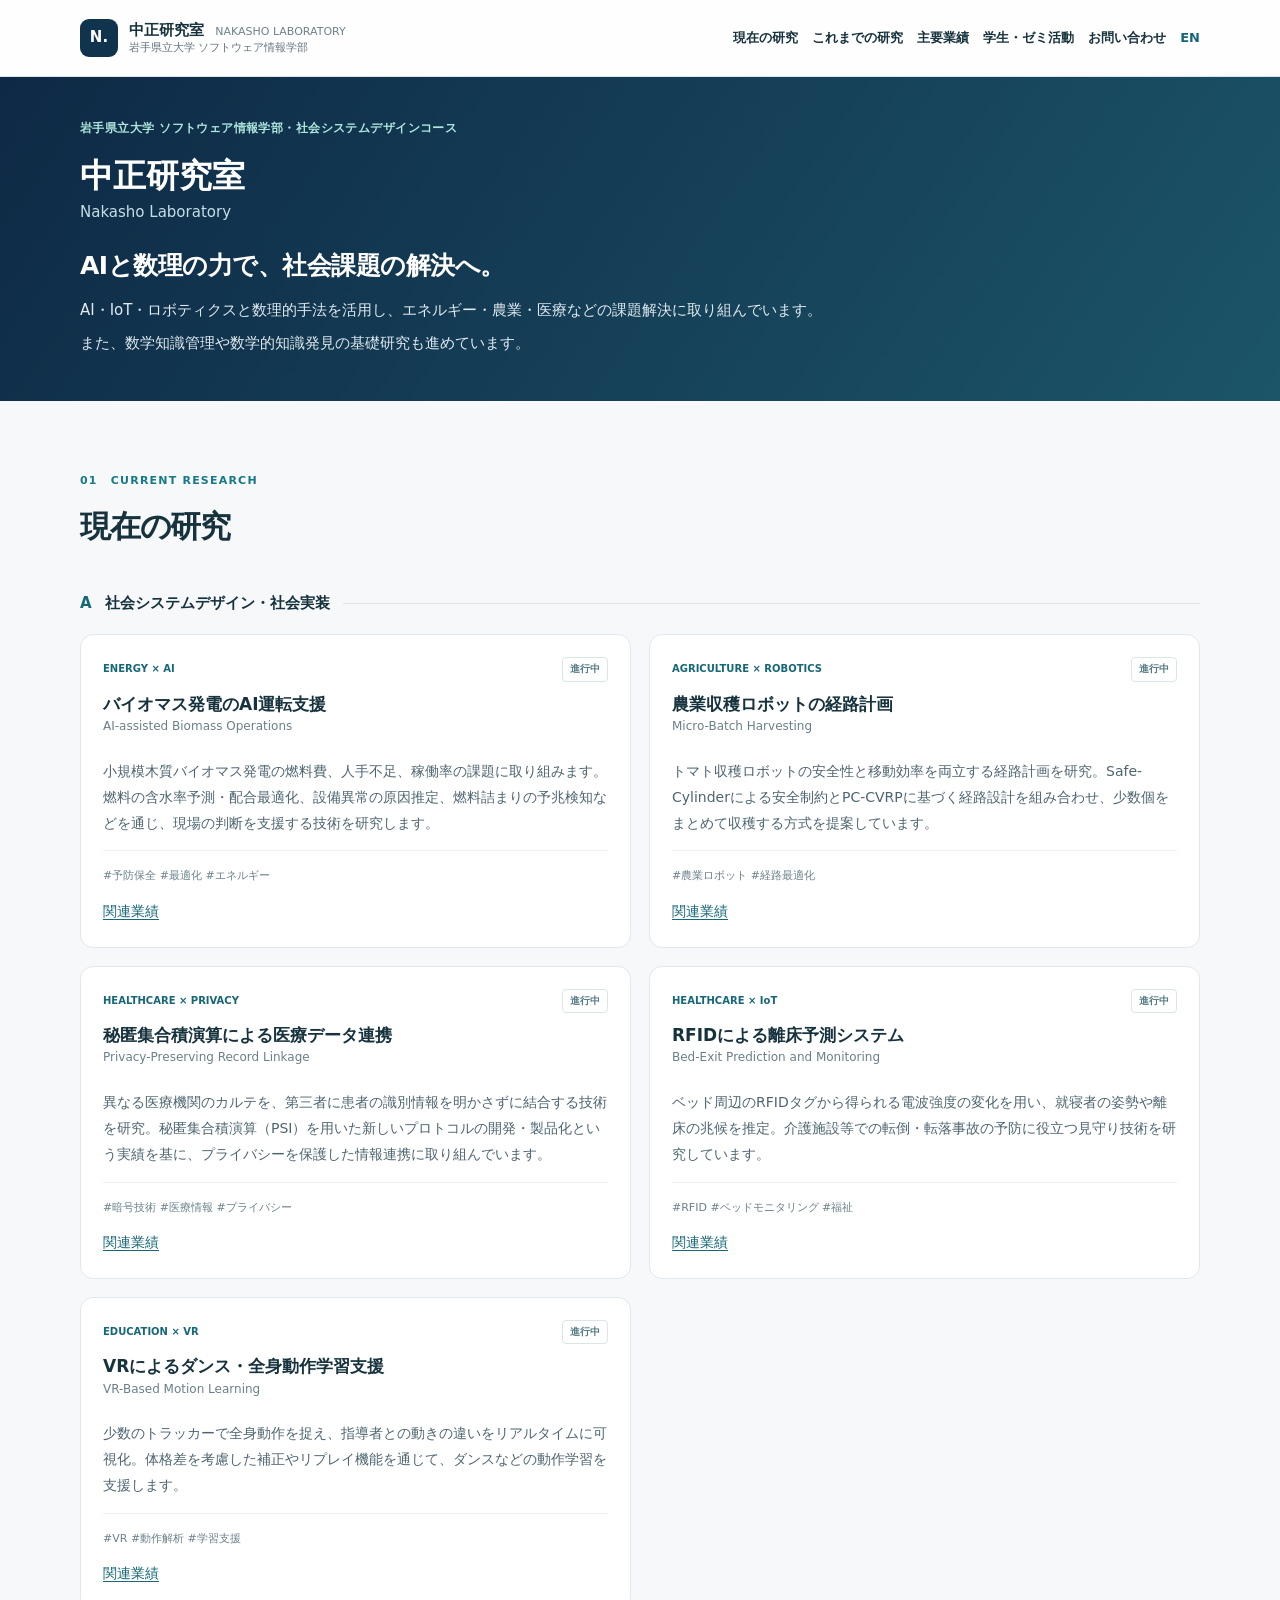
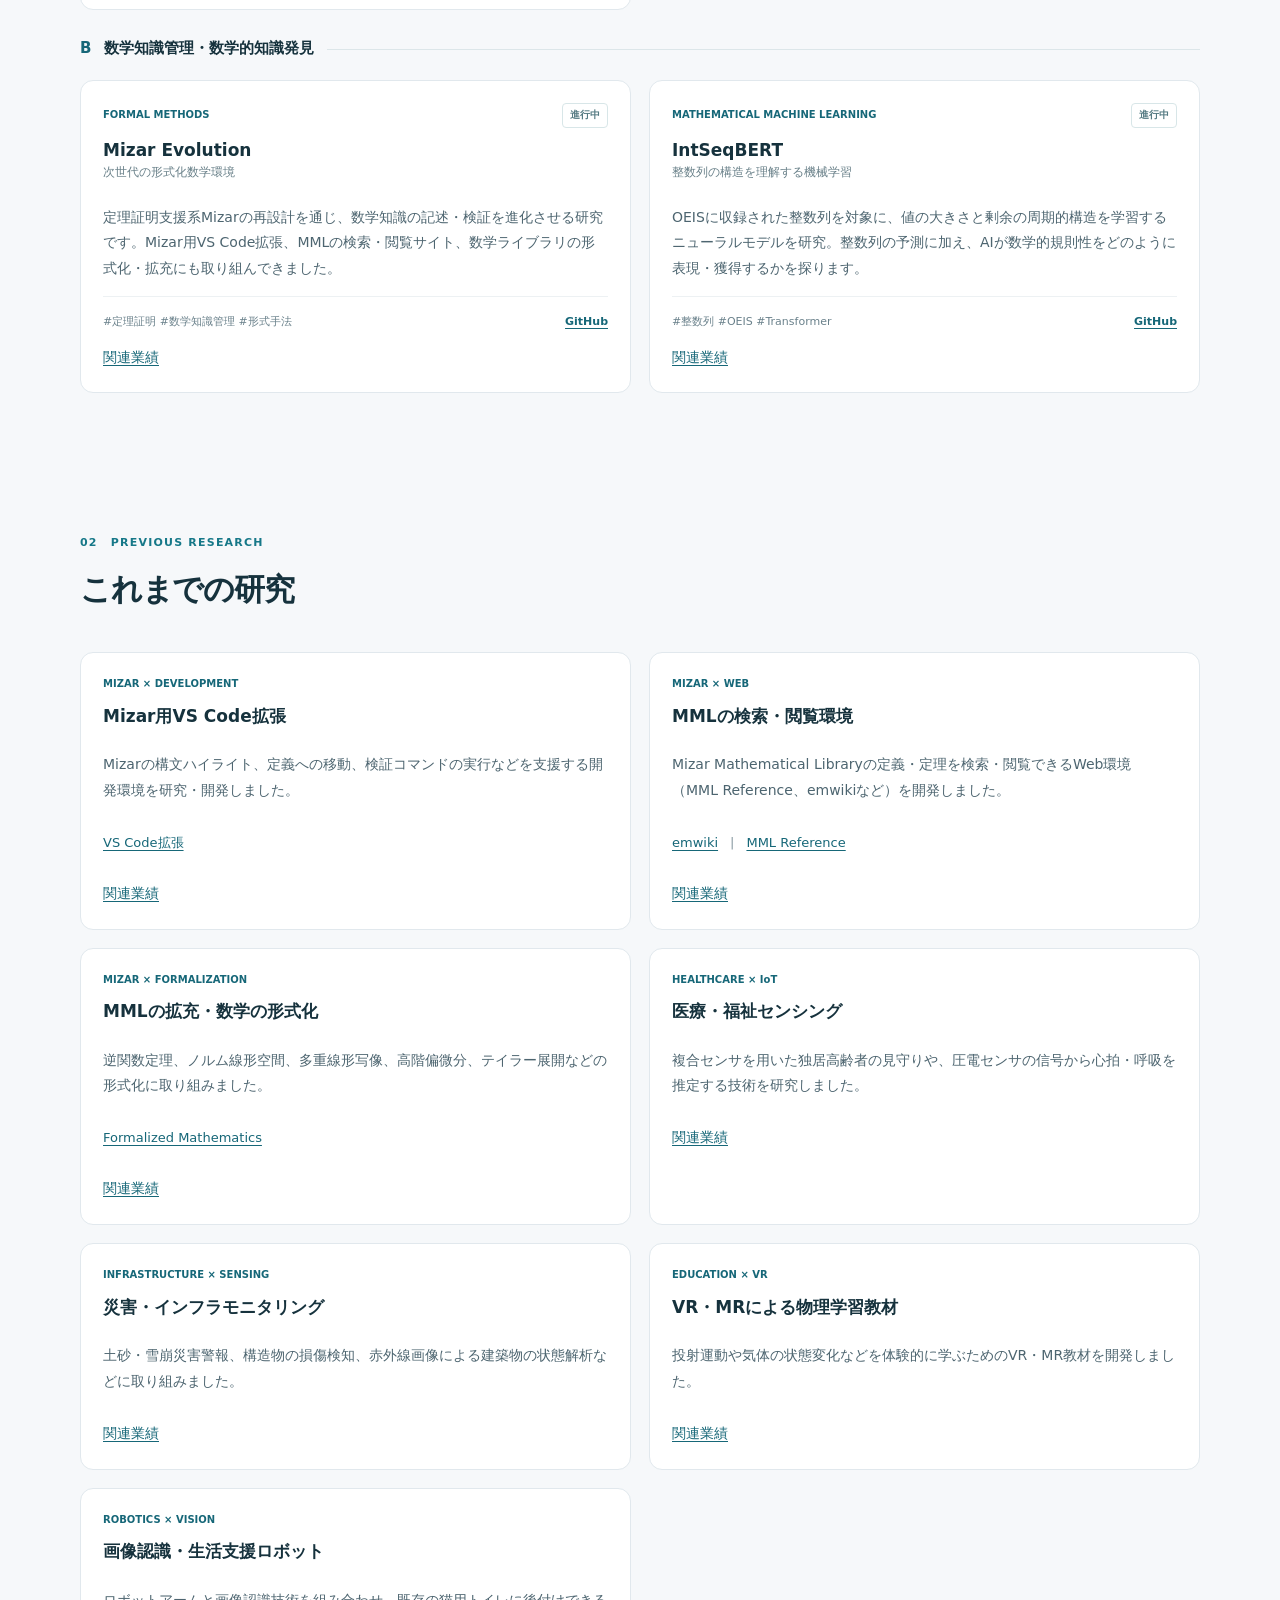
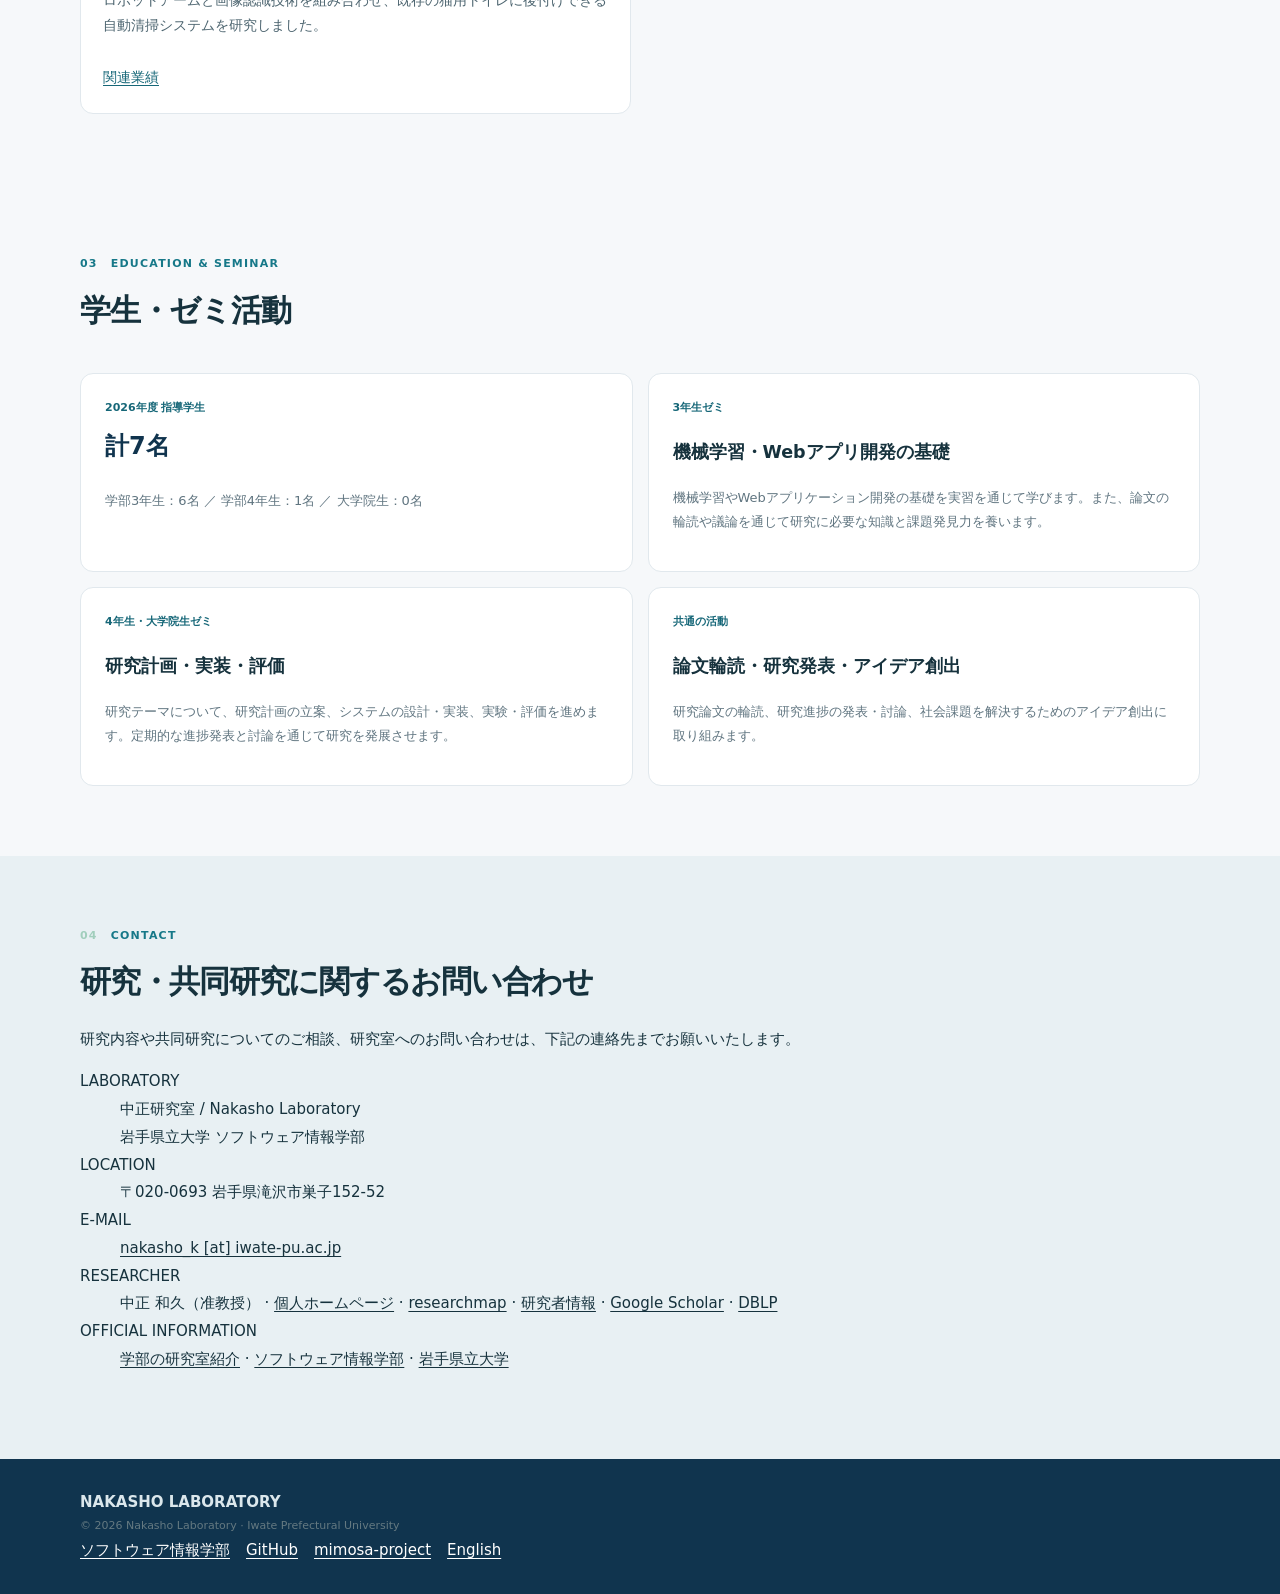
<file: index.html>
<!DOCTYPE html>

<html lang="ja">
<head>
<meta charset="utf-8"/>
<meta content="width=device-width, initial-scale=1" name="viewport"/>
<meta content="#173d3b" name="theme-color"/>
<meta content="中正研究室（岩手県立大学 社会システムデザインコース）。AI・IoT・ロボティクスと数理技術でエネルギー、農業、医療の社会課題に取り組み、数学知識管理・数学的知識発見も研究します。" name="description"/>
<title>中正研究室 | Nakasho Laboratory — 岩手県立大学</title>
<link href="assets/site.css" rel="stylesheet"/>
</head>
<body>
<a class="skip-link" href="#main">本文へ移動</a>
<header class="site-header">
<div class="container header-inner">
<a aria-label="中正研究室 トップページ" class="brand" href="#top">
<span class="brand-mark">N.</span>
<span class="brand-text"><strong>中正研究室 <span class="brand-en">NAKASHO LABORATORY</span></strong><small>岩手県立大学 ソフトウェア情報学部</small></span>
</a>
<nav aria-label="メインナビゲーション" class="nav"><a href="#research">現在の研究</a><a href="#history">これまでの研究</a><a href="publications.html">主要業績</a><a href="#seminar">学生・ゼミ活動</a><a href="#contact">お問い合わせ</a><a class="lang" href="en/" lang="en">EN</a>
</nav>
<details class="mobile-menu">
<summary>メニュー ☰</summary>
<nav aria-label="モバイルナビゲーション" class="mobile-dropdown"><a href="#research">現在の研究</a><a href="#history">これまでの研究</a><a href="publications.html">主要業績</a><a href="#seminar">学生・ゼミ活動</a><a href="#contact">お問い合わせ</a><a href="en/" lang="en">English</a></nav>
</details>
</div>
</header>
<main id="main">
<section aria-labelledby="hero-title" class="hero" id="top">
<div class="container hero-shell">
<div class="hero-copy">
<div class="kicker">岩手県立大学 ソフトウェア情報学部・社会システムデザインコース</div>
<h1 id="hero-title">中正研究室 <span class="hero-roman">Nakasho Laboratory</span></h1>
<h2 class="hero-mission">AIと数理の力で、社会課題の解決へ。</h2>
<p class="hero-lead"><span class="hero-sentence">AI・IoT・ロボティクスと数理的手法を活用し、エネルギー・農業・医療などの課題解決に取り組んでいます。</span><span class="hero-sentence">また、数学知識管理や数学的知識発見の基礎研究も進めています。</span></p>

</div>
</div>
<div class="hero-bottom"><div class="container hero-bottom-inner">
<div class="hero-bottom-item"><b>01</b><span>Energy &amp; Infrastructure</span></div>
<div class="hero-bottom-item"><b>02</b><span>Agriculture &amp; Robotics</span></div>
<div class="hero-bottom-item"><b>03</b><span>Healthcare &amp; Privacy</span></div>
</div></div>
</section>
<section aria-labelledby="research-title" class="section research-section" id="research">
<div class="container">
<div class="section-head"><div><div class="section-eyebrow"><span class="section-num">01</span> CURRENT RESEARCH</div><h2 class="section-title" id="research-title">現在の研究</h2></div></div>
<div class="research-group"><span class="label-prefix">A</span><strong>社会システムデザイン・社会実装</strong><span class="bar"></span></div><div class="project-grid is-applied"><article class="project-card"><div class="project-content"><div class="project-meta"><span class="project-tag">ENERGY × AI</span><span class="project-status">進行中</span></div><h3>バイオマス発電のAI運転支援<span class="en-title">AI-assisted Biomass Operations</span></h3><p>小規模木質バイオマス発電の燃料費、人手不足、稼働率の課題に取り組みます。燃料の含水率予測・配合最適化、設備異常の原因推定、燃料詰まりの予兆検知などを通じ、現場の判断を支援する技術を研究します。</p><div class="project-bottom"><span class="keywords">#予防保全 #最適化 #エネルギー</span></div><p class="related-publications"><a href="publications.html#biomass">関連業績</a></p></div></article><article class="project-card"><div class="project-content"><div class="project-meta"><span class="project-tag">AGRICULTURE × ROBOTICS</span><span class="project-status">進行中</span></div><h3>農業収穫ロボットの経路計画<span class="en-title">Micro-Batch Harvesting</span></h3><p>トマト収穫ロボットの安全性と移動効率を両立する経路計画を研究。Safe-Cylinderによる安全制約とPC-CVRPに基づく経路設計を組み合わせ、少数個をまとめて収穫する方式を提案しています。</p><div class="project-bottom"><span class="keywords">#農業ロボット #経路最適化</span></div><p class="related-publications"><a href="publications.html#agriculture">関連業績</a></p></div></article><article class="project-card"><div class="project-content"><div class="project-meta"><span class="project-tag">HEALTHCARE × PRIVACY</span><span class="project-status">進行中</span></div><h3>秘匿集合積演算による医療データ連携<span class="en-title">Privacy-Preserving Record Linkage</span></h3><p>異なる医療機関のカルテを、第三者に患者の識別情報を明かさずに結合する技術を研究。秘匿集合積演算（PSI）を用いた新しいプロトコルの開発・製品化という実績を基に、プライバシーを保護した情報連携に取り組んでいます。</p><div class="project-bottom"><span class="keywords">#暗号技術 #医療情報 #プライバシー</span></div><p class="related-publications"><a href="publications.html#privacy">関連業績</a></p></div></article><article class="project-card"><div class="project-content"><div class="project-meta"><span class="project-tag">HEALTHCARE × IoT</span><span class="project-status">進行中</span></div><h3>RFIDによる離床予測システム<span class="en-title">Bed-Exit Prediction and Monitoring</span></h3><p>ベッド周辺のRFIDタグから得られる電波強度の変化を用い、就寝者の姿勢や離床の兆候を推定。介護施設等での転倒・転落事故の予防に役立つ見守り技術を研究しています。</p><div class="project-bottom"><span class="keywords">#RFID #ベッドモニタリング #福祉</span></div><p class="related-publications"><a href="publications.html#bed-exit">関連業績</a></p></div></article><article class="project-card"><div class="project-content"><div class="project-meta"><span class="project-tag">EDUCATION × VR</span><span class="project-status">進行中</span></div><h3>VRによるダンス・全身動作学習支援<span class="en-title">VR-Based Motion Learning</span></h3><p>少数のトラッカーで全身動作を捉え、指導者との動きの違いをリアルタイムに可視化。体格差を考慮した補正やリプレイ機能を通じて、ダンスなどの動作学習を支援します。</p><div class="project-bottom"><span class="keywords">#VR #動作解析 #学習支援</span></div><p class="related-publications"><a href="publications.html#vr">関連業績</a></p></div></article></div><div class="research-group"><span class="label-prefix">B</span><strong>数学知識管理・数学的知識発見</strong><span class="bar"></span></div><div class="project-grid"><article class="project-card"><div class="project-content"><div class="project-meta"><span class="project-tag">FORMAL METHODS</span><span class="project-status">進行中</span></div><h3>Mizar Evolution<span class="en-title">次世代の形式化数学環境</span></h3><p>定理証明支援系Mizarの再設計を通じ、数学知識の記述・検証を進化させる研究です。Mizar用VS Code拡張、MMLの検索・閲覧サイト、数学ライブラリの形式化・拡充にも取り組んできました。</p><div class="project-bottom"><span class="keywords">#定理証明 #数学知識管理 #形式手法</span><a class="project-link" href="https://github.com/aabaa/mizar-evo" target="_blank" rel="noopener noreferrer">GitHub</a></div><p class="related-publications"><a href="publications.html#mizar">関連業績</a></p></div></article><article class="project-card"><div class="project-content"><div class="project-meta"><span class="project-tag">MATHEMATICAL MACHINE LEARNING</span><span class="project-status">進行中</span></div><h3>IntSeqBERT<span class="en-title">整数列の構造を理解する機械学習</span></h3><p>OEISに収録された整数列を対象に、値の大きさと剰余の周期的構造を学習するニューラルモデルを研究。整数列の予測に加え、AIが数学的規則性をどのように表現・獲得するかを探ります。</p><div class="project-bottom"><span class="keywords">#整数列 #OEIS #Transformer</span><a class="project-link" href="https://github.com/aabaa/IntSeqBERT" target="_blank" rel="noopener noreferrer">GitHub</a></div><p class="related-publications"><a href="publications.html#intseq">関連業績</a></p></div></article></div></div>
</section>
<section aria-labelledby="history-title" class="section" id="history">
<div class="container">
<div class="section-head"><div><div class="section-eyebrow"><span class="section-num">02</span> PREVIOUS RESEARCH</div><h2 class="section-title" id="history-title">これまでの研究</h2></div></div>
<div class="project-grid"><article class="project-card"><div class="project-content"><div class="project-meta"><span class="project-tag">MIZAR × DEVELOPMENT</span></div><h3>Mizar用VS Code拡張</h3><p>Mizarの構文ハイライト、定義への移動、検証コマンドの実行などを支援する開発環境を研究・開発しました。</p><p class="project-resources"><a href="https://marketplace.visualstudio.com/items?itemName=fpsbpkm.mizar-extension" target="_blank" rel="noopener noreferrer">VS Code拡張</a></p><p class="related-publications"><a href="publications.html#mizar">関連業績</a></p></div></article>
<article class="project-card"><div class="project-content"><div class="project-meta"><span class="project-tag">MIZAR × WEB</span></div><h3>MMLの検索・閲覧環境</h3><p>Mizar Mathematical Libraryの定義・定理を検索・閲覧できるWeb環境（MML Reference、emwikiなど）を開発しました。</p><p class="project-resources"><a href="https://em1.cs.shinshu-u.ac.jp/emwiki/release/" target="_blank" rel="noopener noreferrer">emwiki</a><span class="resource-separator" aria-hidden="true">|</span><a href="https://mimosa-project.github.io/mmlreference/current/" target="_blank" rel="noopener noreferrer">MML Reference</a></p><p class="related-publications"><a href="publications.html#mizar">関連業績</a></p></div></article>
<article class="project-card"><div class="project-content"><div class="project-meta"><span class="project-tag">MIZAR × FORMALIZATION</span></div><h3>MMLの拡充・数学の形式化</h3><p>逆関数定理、ノルム線形空間、多重線形写像、高階偏微分、テイラー展開などの形式化に取り組みました。</p><p class="project-resources"><a href="https://fm.mizar.org/" target="_blank" rel="noopener noreferrer">Formalized Mathematics</a></p><p class="related-publications"><a href="publications.html#mizar">関連業績</a></p></div></article>
<article class="project-card"><div class="project-content"><div class="project-meta"><span class="project-tag">HEALTHCARE × IoT</span></div><h3>医療・福祉センシング</h3><p>複合センサを用いた独居高齢者の見守りや、圧電センサの信号から心拍・呼吸を推定する技術を研究しました。</p><p class="related-publications"><a href="publications.html#bed-exit">関連業績</a></p></div></article>
<article class="project-card"><div class="project-content"><div class="project-meta"><span class="project-tag">INFRASTRUCTURE × SENSING</span></div><h3>災害・インフラモニタリング</h3><p>土砂・雪崩災害警報、構造物の損傷検知、赤外線画像による建築物の状態解析などに取り組みました。</p><p class="related-publications"><a href="publications.html#other">関連業績</a></p></div></article>
<article class="project-card"><div class="project-content"><div class="project-meta"><span class="project-tag">EDUCATION × VR</span></div><h3>VR・MRによる物理学習教材</h3><p>投射運動や気体の状態変化などを体験的に学ぶためのVR・MR教材を開発しました。</p><p class="related-publications"><a href="publications.html#other">関連業績</a></p></div></article>
<article class="project-card"><div class="project-content"><div class="project-meta"><span class="project-tag">ROBOTICS × VISION</span></div><h3>画像認識・生活支援ロボット</h3><p>ロボットアームと画像認識技術を組み合わせ、既存の猫用トイレに後付けできる自動清掃システムを研究しました。</p><p class="related-publications"><a href="publications.html#vr">関連業績</a></p></div></article></div>
</div></section>
<section aria-labelledby="seminar-title" class="section" id="seminar"><div class="container"><div class="section-head"><div><div class="section-eyebrow"><span class="section-num">03</span> EDUCATION &amp; SEMINAR</div><h2 class="section-title" id="seminar-title">学生・ゼミ活動</h2></div></div><div class="outcome-grid"><div class="outcome-card"><div class="outcome-label">2026年度 指導学生</div><div class="outcome-value outcome-text">計7名</div><p>学部3年生：6名 ／ 学部4年生：1名 ／ 大学院生：0名</p></div><div class="outcome-card"><div class="outcome-label">3年生ゼミ</div><h3>機械学習・Webアプリ開発の基礎</h3><p>機械学習やWebアプリケーション開発の基礎を実習を通じて学びます。また、論文の輪読や議論を通じて研究に必要な知識と課題発見力を養います。</p></div><div class="outcome-card"><div class="outcome-label">4年生・大学院生ゼミ</div><h3>研究計画・実装・評価</h3><p>研究テーマについて、研究計画の立案、システムの設計・実装、実験・評価を進めます。定期的な進捗発表と討論を通じて研究を発展させます。</p></div><div class="outcome-card"><div class="outcome-label">共通の活動</div><h3>論文輪読・研究発表・アイデア創出</h3><p>研究論文の輪読、研究進捗の発表・討論、社会課題を解決するためのアイデア創出に取り組みます。</p></div></div></div></section>
<section aria-labelledby="contact-title" class="section contact" id="contact">
<div class="container contact-inner"><div><div class="section-eyebrow"><span class="section-num" style="color:#a1cebc">04</span> CONTACT</div><h2 class="section-title" id="contact-title">研究・共同研究に関するお問い合わせ</h2><p>研究内容や共同研究についてのご相談、研究室へのお問い合わせは、下記の連絡先までお願いいたします。</p></div>
<dl class="contact-info"><dt>LABORATORY</dt><dd>中正研究室 / Nakasho Laboratory<br/>岩手県立大学 ソフトウェア情報学部</dd><dt>LOCATION</dt><dd>〒020-0693 岩手県滝沢市巣子152-52</dd><dt>E-MAIL</dt><dd><a href="mailto:nakasho_k@iwate-pu.ac.jp">nakasho_k [at] iwate-pu.ac.jp</a></dd><dt>RESEARCHER</dt><dd>中正 和久（准教授） · <a href="https://aabaa.github.io/kazuhisa.nakasho/" rel="noopener noreferrer" target="_blank">個人ホームページ</a> · <a href="https://researchmap.jp/kazuhisa.nakasho" rel="noopener noreferrer" target="_blank">researchmap</a> · <a href="https://souran.iwate-pu.ac.jp/html/200000623_ja.html" rel="noopener noreferrer" target="_blank">研究者情報</a> · <a href="https://scholar.google.com/citations?user=jwfd8xcAAAAJ&amp;hl=ja&amp;oi=ao" rel="noopener noreferrer" target="_blank">Google Scholar</a> · <a href="https://dblp.org/pers/hd/n/Nakasho:Kazuhisa" rel="noopener noreferrer" target="_blank">DBLP</a></dd><dt>OFFICIAL INFORMATION</dt><dd><a href="https://www.soft.iwate-pu.ac.jp/labo/%E4%B8%AD%E6%AD%A3%E7%A0%94%E7%A9%B6%E5%AE%A4%E3%80%80%E4%B8%AD%E6%AD%A3-%E5%92%8C%E4%B9%85%E3%80%80%E3%81%AA%E3%81%8B%E3%81%97%E3%82%87%E3%81%86%E3%80%80%E3%81%8B%E3%81%9A%E3%81%B2%E3%81%95/" rel="noopener noreferrer" target="_blank">学部の研究室紹介</a> · <a href="https://www.soft.iwate-pu.ac.jp/" rel="noopener noreferrer" target="_blank">ソフトウェア情報学部</a> · <a href="https://www.iwate-pu.ac.jp/" rel="noopener noreferrer" target="_blank">岩手県立大学</a></dd></dl>
</div>
</section>
</main>
<footer><div class="container footer-inner"><div><div class="footer-brand">NAKASHO LABORATORY</div><div class="footer-note">© 2026 Nakasho Laboratory · Iwate Prefectural University</div></div><div class="footer-links"><a href="https://www.soft.iwate-pu.ac.jp/" rel="noopener noreferrer" target="_blank">ソフトウェア情報学部</a><a href="https://github.com/aabaa" rel="noopener noreferrer" target="_blank">GitHub</a><a href="https://github.com/mimosa-project" rel="noopener noreferrer" target="_blank">mimosa-project</a><a href="en/" lang="en">English</a></div></div></footer>
</body>
</html>
</file>
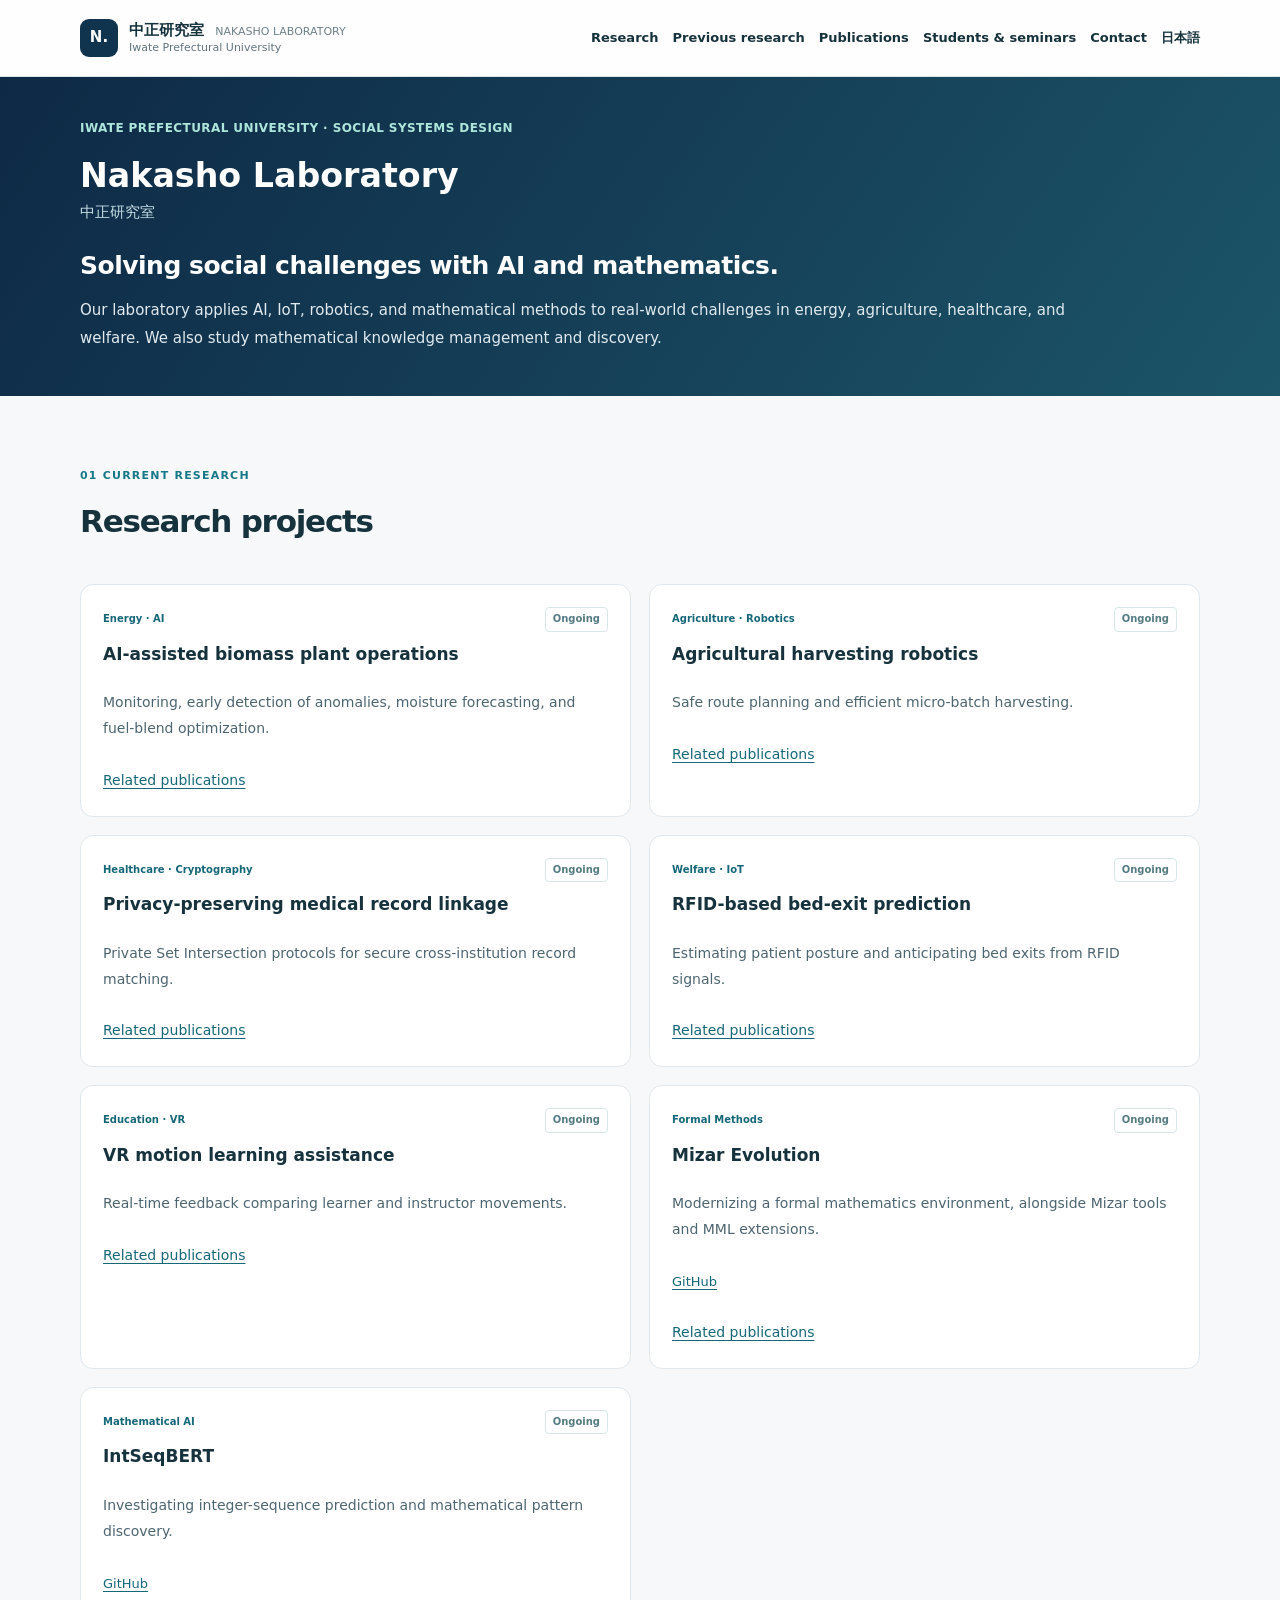
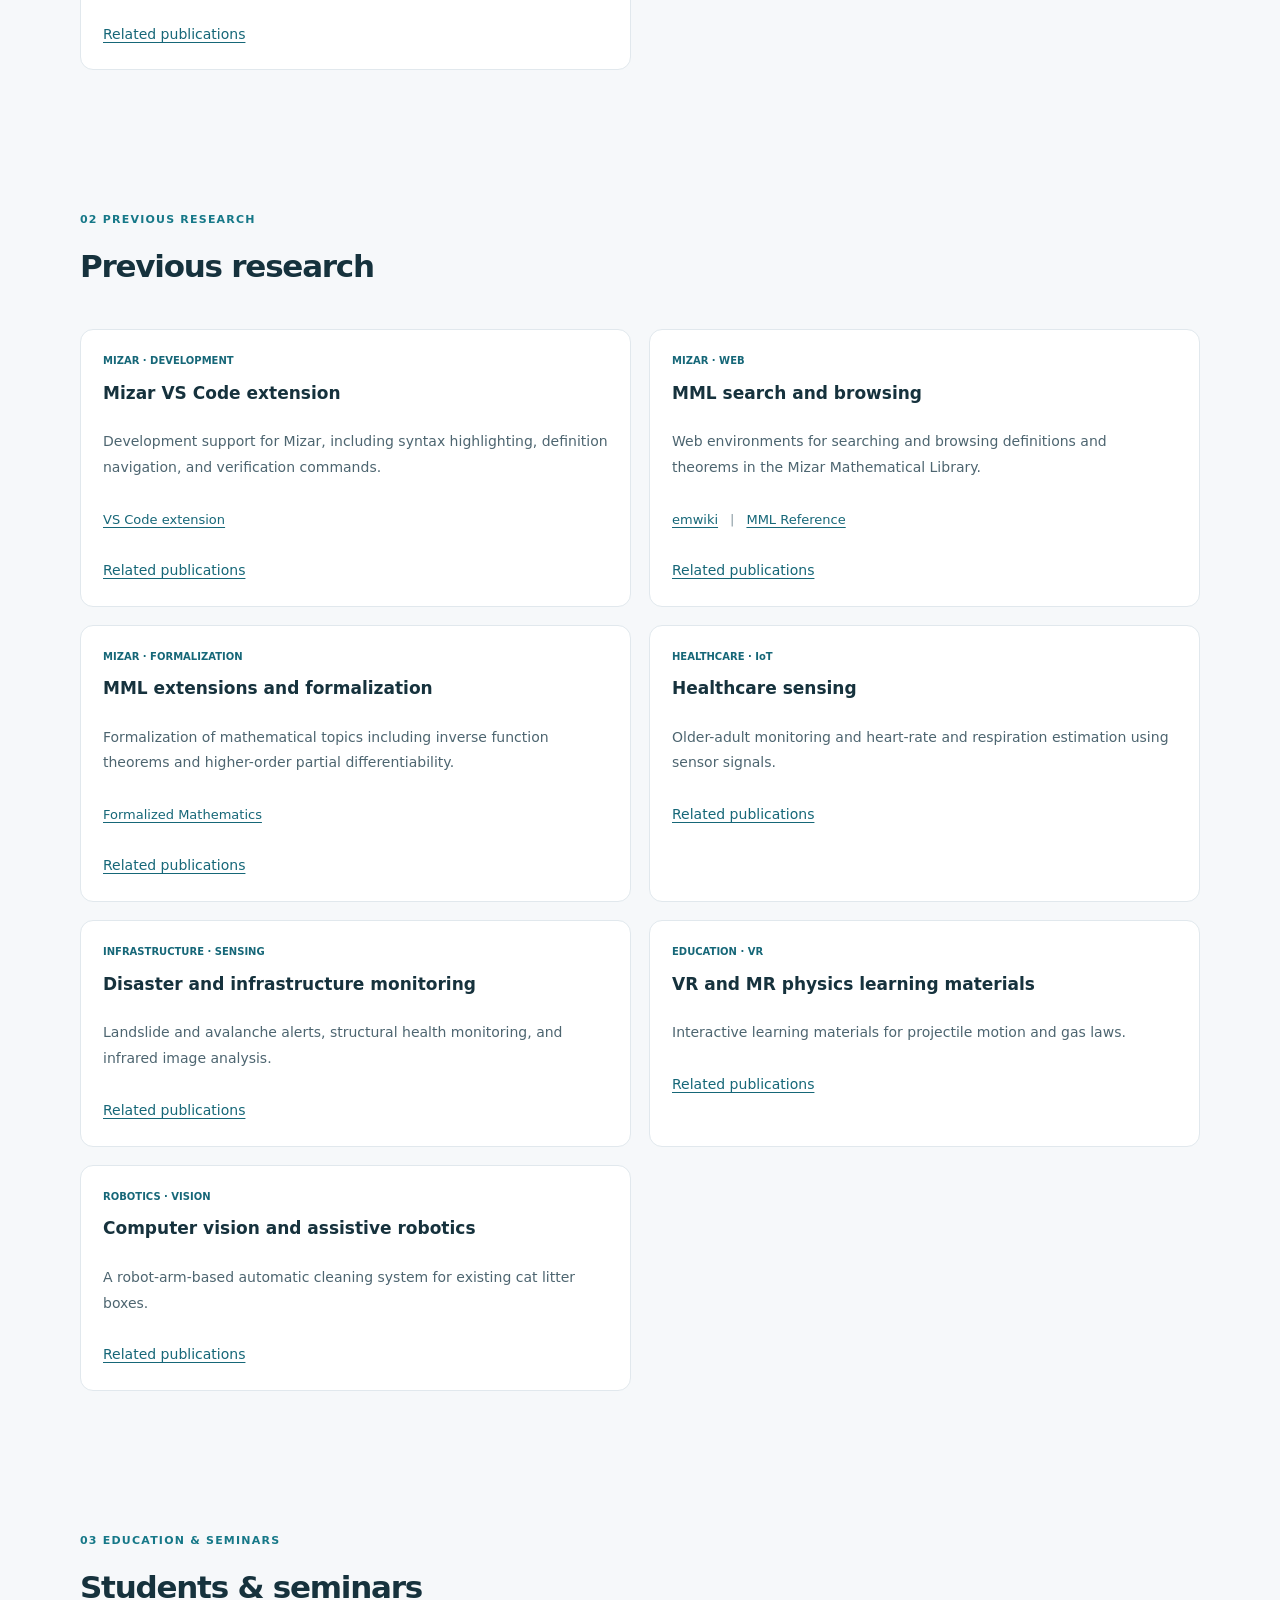
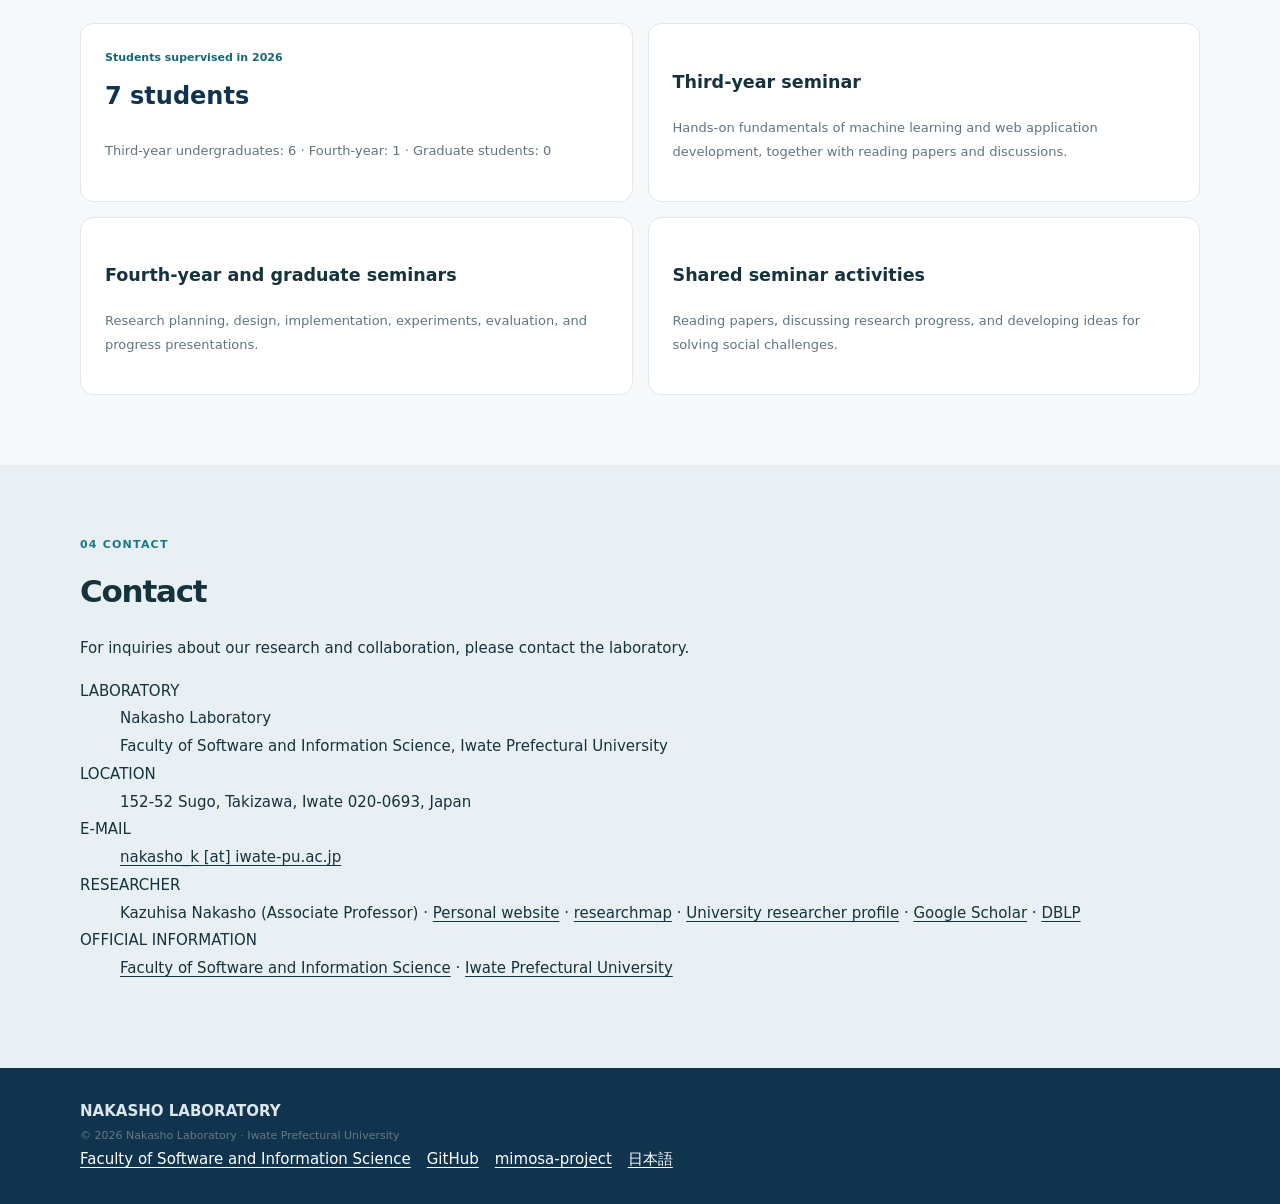
<file: en/index.html>
<!doctype html><html lang="en"><head><meta charset="utf-8"><meta name="viewport" content="width=device-width,initial-scale=1"><title>Nakasho Laboratory | Iwate Prefectural University</title><meta name="description" content="AI, IoT, robotics and mathematical methods for sustainable social systems."><link rel="stylesheet" href="../assets/site.css"></head><body><a class="skip-link" href="#main">Skip to main content</a><header class="site-header"><div class="container header-inner"><a class="brand" href="#top"><span class="brand-mark">N.</span><span class="brand-text"><strong>中正研究室 <span class="brand-en">NAKASHO LABORATORY</span></strong><small>Iwate Prefectural University</small></span></a><nav class="nav"><a href="#research">Research</a><a href="#history">Previous research</a><a href="publications.html">Publications</a><a href="#seminar">Students &amp; seminars</a><a href="#contact">Contact</a><a href="../" lang="ja">日本語</a></nav><details class="mobile-menu"><summary>Menu ☰</summary><nav class="mobile-dropdown"><a href="#research">Research</a><a href="#history">Previous research</a><a href="publications.html">Publications</a><a href="#seminar">Students &amp; seminars</a><a href="#contact">Contact</a><a href="../" lang="ja">日本語</a></nav></details></div></header><main id="main"><section class="hero" id="top"><div class="container hero-shell"><div class="hero-copy"><div class="kicker">IWATE PREFECTURAL UNIVERSITY · SOCIAL SYSTEMS DESIGN</div><h1>Nakasho Laboratory <span class="hero-roman">中正研究室</span></h1><h2 class="hero-mission">Solving social challenges with AI and mathematics.</h2><p class="hero-lead">Our laboratory applies AI, IoT, robotics, and mathematical methods to real-world challenges in energy, agriculture, healthcare, and welfare. We also study mathematical knowledge management and discovery.</p></div></div></section><section class="section" id="research"><div class="container"><div class="section-head"><div><div class="section-eyebrow">01 CURRENT RESEARCH</div><h2 class="section-title">Research projects</h2></div></div><div class="project-grid">
<article class="project-card"><div class="project-content"><div class="project-meta"><span class="project-tag">Energy · AI</span><span class="project-status">Ongoing</span></div><h3>AI-assisted biomass plant operations</h3><p>Monitoring, early detection of anomalies, moisture forecasting, and fuel-blend optimization.</p><p class="related-publications"><a href="publications.html#biomass">Related publications</a></p></div></article><article class="project-card"><div class="project-content"><div class="project-meta"><span class="project-tag">Agriculture · Robotics</span><span class="project-status">Ongoing</span></div><h3>Agricultural harvesting robotics</h3><p>Safe route planning and efficient micro-batch harvesting.</p><p class="related-publications"><a href="publications.html#agriculture">Related publications</a></p></div></article><article class="project-card"><div class="project-content"><div class="project-meta"><span class="project-tag">Healthcare · Cryptography</span><span class="project-status">Ongoing</span></div><h3>Privacy-preserving medical record linkage</h3><p>Private Set Intersection protocols for secure cross-institution record matching.</p><p class="related-publications"><a href="publications.html#privacy">Related publications</a></p></div></article><article class="project-card"><div class="project-content"><div class="project-meta"><span class="project-tag">Welfare · IoT</span><span class="project-status">Ongoing</span></div><h3>RFID-based bed-exit prediction</h3><p>Estimating patient posture and anticipating bed exits from RFID signals.</p><p class="related-publications"><a href="publications.html#bed-exit">Related publications</a></p></div></article><article class="project-card"><div class="project-content"><div class="project-meta"><span class="project-tag">Education · VR</span><span class="project-status">Ongoing</span></div><h3>VR motion learning assistance</h3><p>Real-time feedback comparing learner and instructor movements.</p><p class="related-publications"><a href="publications.html#vr">Related publications</a></p></div></article><article class="project-card"><div class="project-content"><div class="project-meta"><span class="project-tag">Formal Methods</span><span class="project-status">Ongoing</span></div><h3>Mizar Evolution</h3><p>Modernizing a formal mathematics environment, alongside Mizar tools and MML extensions.</p><p class="project-resources"><a href="https://github.com/aabaa/mizar-evo" target="_blank" rel="noopener noreferrer">GitHub</a></p><p class="related-publications"><a href="publications.html#mizar">Related publications</a></p></div></article><article class="project-card"><div class="project-content"><div class="project-meta"><span class="project-tag">Mathematical AI</span><span class="project-status">Ongoing</span></div><h3>IntSeqBERT</h3><p>Investigating integer-sequence prediction and mathematical pattern discovery.</p><p class="project-resources"><a href="https://github.com/aabaa/IntSeqBERT" target="_blank" rel="noopener noreferrer">GitHub</a></p><p class="related-publications"><a href="publications.html#intseq">Related publications</a></p></div></article>
</div></div></section><section class="section" id="history"><div class="container"><div class="section-head"><div><div class="section-eyebrow">02 PREVIOUS RESEARCH</div><h2 class="section-title">Previous research</h2></div></div><div class="project-grid"><article class="project-card"><div class="project-content"><div class="project-meta"><span class="project-tag">MIZAR · DEVELOPMENT</span></div><h3>Mizar VS Code extension</h3><p>Development support for Mizar, including syntax highlighting, definition navigation, and verification commands.</p><p class="project-resources"><a href="https://marketplace.visualstudio.com/items?itemName=fpsbpkm.mizar-extension" target="_blank" rel="noopener noreferrer">VS Code extension</a></p><p class="related-publications"><a href="publications.html#mizar">Related publications</a></p></div></article>
<article class="project-card"><div class="project-content"><div class="project-meta"><span class="project-tag">MIZAR · WEB</span></div><h3>MML search and browsing</h3><p>Web environments for searching and browsing definitions and theorems in the Mizar Mathematical Library.</p><p class="project-resources"><a href="https://em1.cs.shinshu-u.ac.jp/emwiki/release/" target="_blank" rel="noopener noreferrer">emwiki</a><span class="resource-separator" aria-hidden="true">|</span><a href="https://mimosa-project.github.io/mmlreference/current/" target="_blank" rel="noopener noreferrer">MML Reference</a></p><p class="related-publications"><a href="publications.html#mizar">Related publications</a></p></div></article>
<article class="project-card"><div class="project-content"><div class="project-meta"><span class="project-tag">MIZAR · FORMALIZATION</span></div><h3>MML extensions and formalization</h3><p>Formalization of mathematical topics including inverse function theorems and higher-order partial differentiability.</p><p class="project-resources"><a href="https://fm.mizar.org/" target="_blank" rel="noopener noreferrer">Formalized Mathematics</a></p><p class="related-publications"><a href="publications.html#mizar">Related publications</a></p></div></article>
<article class="project-card"><div class="project-content"><div class="project-meta"><span class="project-tag">HEALTHCARE · IoT</span></div><h3>Healthcare sensing</h3><p>Older-adult monitoring and heart-rate and respiration estimation using sensor signals.</p><p class="related-publications"><a href="publications.html#bed-exit">Related publications</a></p></div></article>
<article class="project-card"><div class="project-content"><div class="project-meta"><span class="project-tag">INFRASTRUCTURE · SENSING</span></div><h3>Disaster and infrastructure monitoring</h3><p>Landslide and avalanche alerts, structural health monitoring, and infrared image analysis.</p><p class="related-publications"><a href="publications.html#other">Related publications</a></p></div></article>
<article class="project-card"><div class="project-content"><div class="project-meta"><span class="project-tag">EDUCATION · VR</span></div><h3>VR and MR physics learning materials</h3><p>Interactive learning materials for projectile motion and gas laws.</p><p class="related-publications"><a href="publications.html#other">Related publications</a></p></div></article>
<article class="project-card"><div class="project-content"><div class="project-meta"><span class="project-tag">ROBOTICS · VISION</span></div><h3>Computer vision and assistive robotics</h3><p>A robot-arm-based automatic cleaning system for existing cat litter boxes.</p><p class="related-publications"><a href="publications.html#vr">Related publications</a></p></div></article></div></div></section><section class="section" id="seminar"><div class="container"><div class="section-eyebrow">03 EDUCATION &amp; SEMINARS</div><h2 class="section-title">Students &amp; seminars</h2><div class="outcome-grid"><div class="outcome-card"><div class="outcome-label">Students supervised in 2026</div><div class="outcome-value outcome-text">7 students</div><p>Third-year undergraduates: 6 · Fourth-year: 1 · Graduate students: 0</p></div><div class="outcome-card"><h3>Third-year seminar</h3><p>Hands-on fundamentals of machine learning and web application development, together with reading papers and discussions.</p></div><div class="outcome-card"><h3>Fourth-year and graduate seminars</h3><p>Research planning, design, implementation, experiments, evaluation, and progress presentations.</p></div><div class="outcome-card"><h3>Shared seminar activities</h3><p>Reading papers, discussing research progress, and developing ideas for solving social challenges.</p></div></div></div></section><section class="section contact" id="contact"><div class="container contact-inner"><div><div class="section-eyebrow">04 CONTACT</div><h2 class="section-title">Contact</h2><p>For inquiries about our research and collaboration, please contact the laboratory.</p></div><dl class="contact-info"><dt>LABORATORY</dt><dd>Nakasho Laboratory<br>Faculty of Software and Information Science, Iwate Prefectural University</dd><dt>LOCATION</dt><dd>152-52 Sugo, Takizawa, Iwate 020-0693, Japan</dd><dt>E-MAIL</dt><dd><a href="mailto:nakasho_k@iwate-pu.ac.jp">nakasho_k [at] iwate-pu.ac.jp</a></dd><dt>RESEARCHER</dt><dd>Kazuhisa Nakasho (Associate Professor) · <a href="https://aabaa.github.io/kazuhisa.nakasho/" target="_blank" rel="noopener noreferrer">Personal website</a> · <a href="https://researchmap.jp/kazuhisa.nakasho" target="_blank" rel="noopener noreferrer">researchmap</a> · <a href="https://souran.iwate-pu.ac.jp/html/200000623_en.html" target="_blank" rel="noopener noreferrer">University researcher profile</a> · <a href="https://scholar.google.com/citations?user=jwfd8xcAAAAJ&amp;hl=ja&amp;oi=ao" target="_blank" rel="noopener noreferrer">Google Scholar</a> · <a href="https://dblp.org/pers/hd/n/Nakasho:Kazuhisa" target="_blank" rel="noopener noreferrer">DBLP</a></dd><dt>OFFICIAL INFORMATION</dt><dd><a href="https://www.soft.iwate-pu.ac.jp/" target="_blank" rel="noopener noreferrer">Faculty of Software and Information Science</a> · <a href="https://www.iwate-pu.ac.jp/" target="_blank" rel="noopener noreferrer">Iwate Prefectural University</a></dd></dl></div></section></main><footer><div class="container footer-inner"><div><div class="footer-brand">NAKASHO LABORATORY</div><div class="footer-note">© 2026 Nakasho Laboratory · Iwate Prefectural University</div></div><div class="footer-links"><a href="https://www.soft.iwate-pu.ac.jp/" target="_blank" rel="noopener noreferrer">Faculty of Software and Information Science</a><a href="https://github.com/aabaa" target="_blank" rel="noopener noreferrer">GitHub</a><a href="https://github.com/mimosa-project" target="_blank" rel="noopener noreferrer">mimosa-project</a><a href="../" lang="ja">日本語</a></div></div></footer></body></html>
</file>
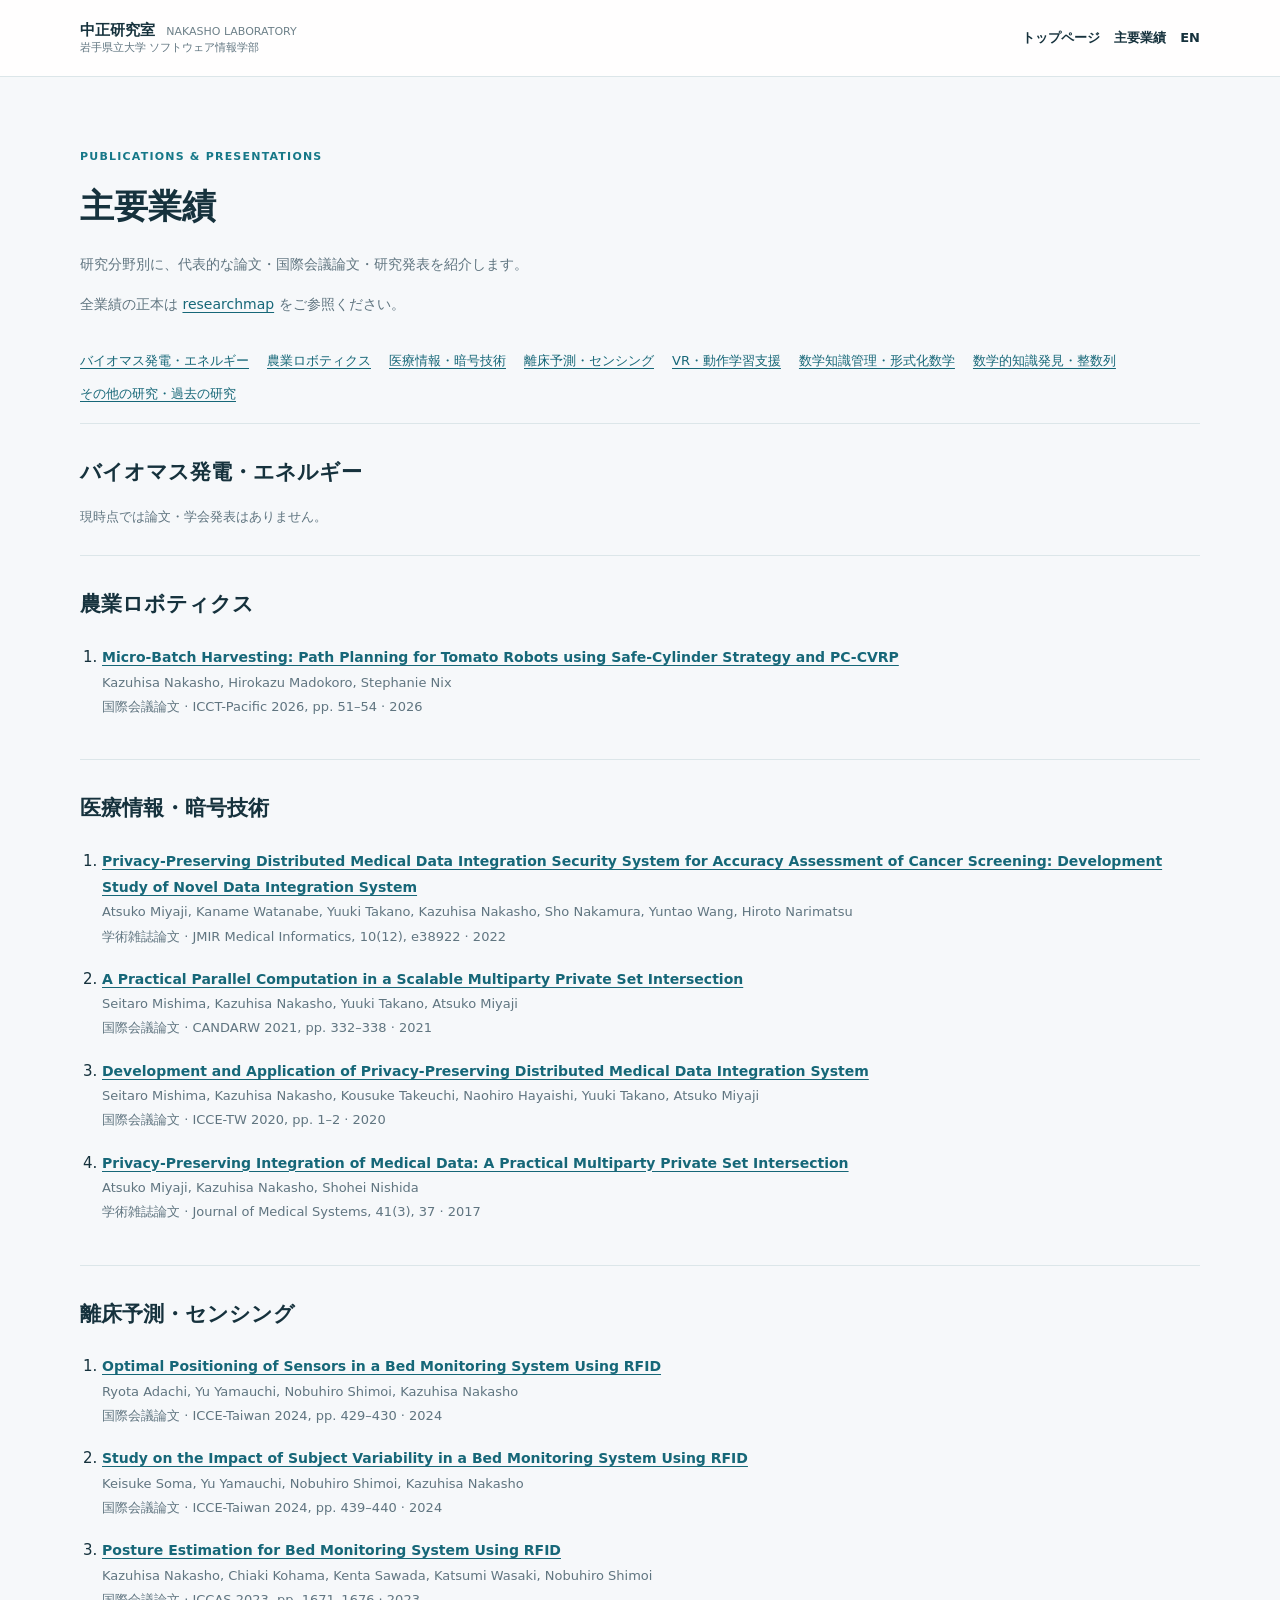
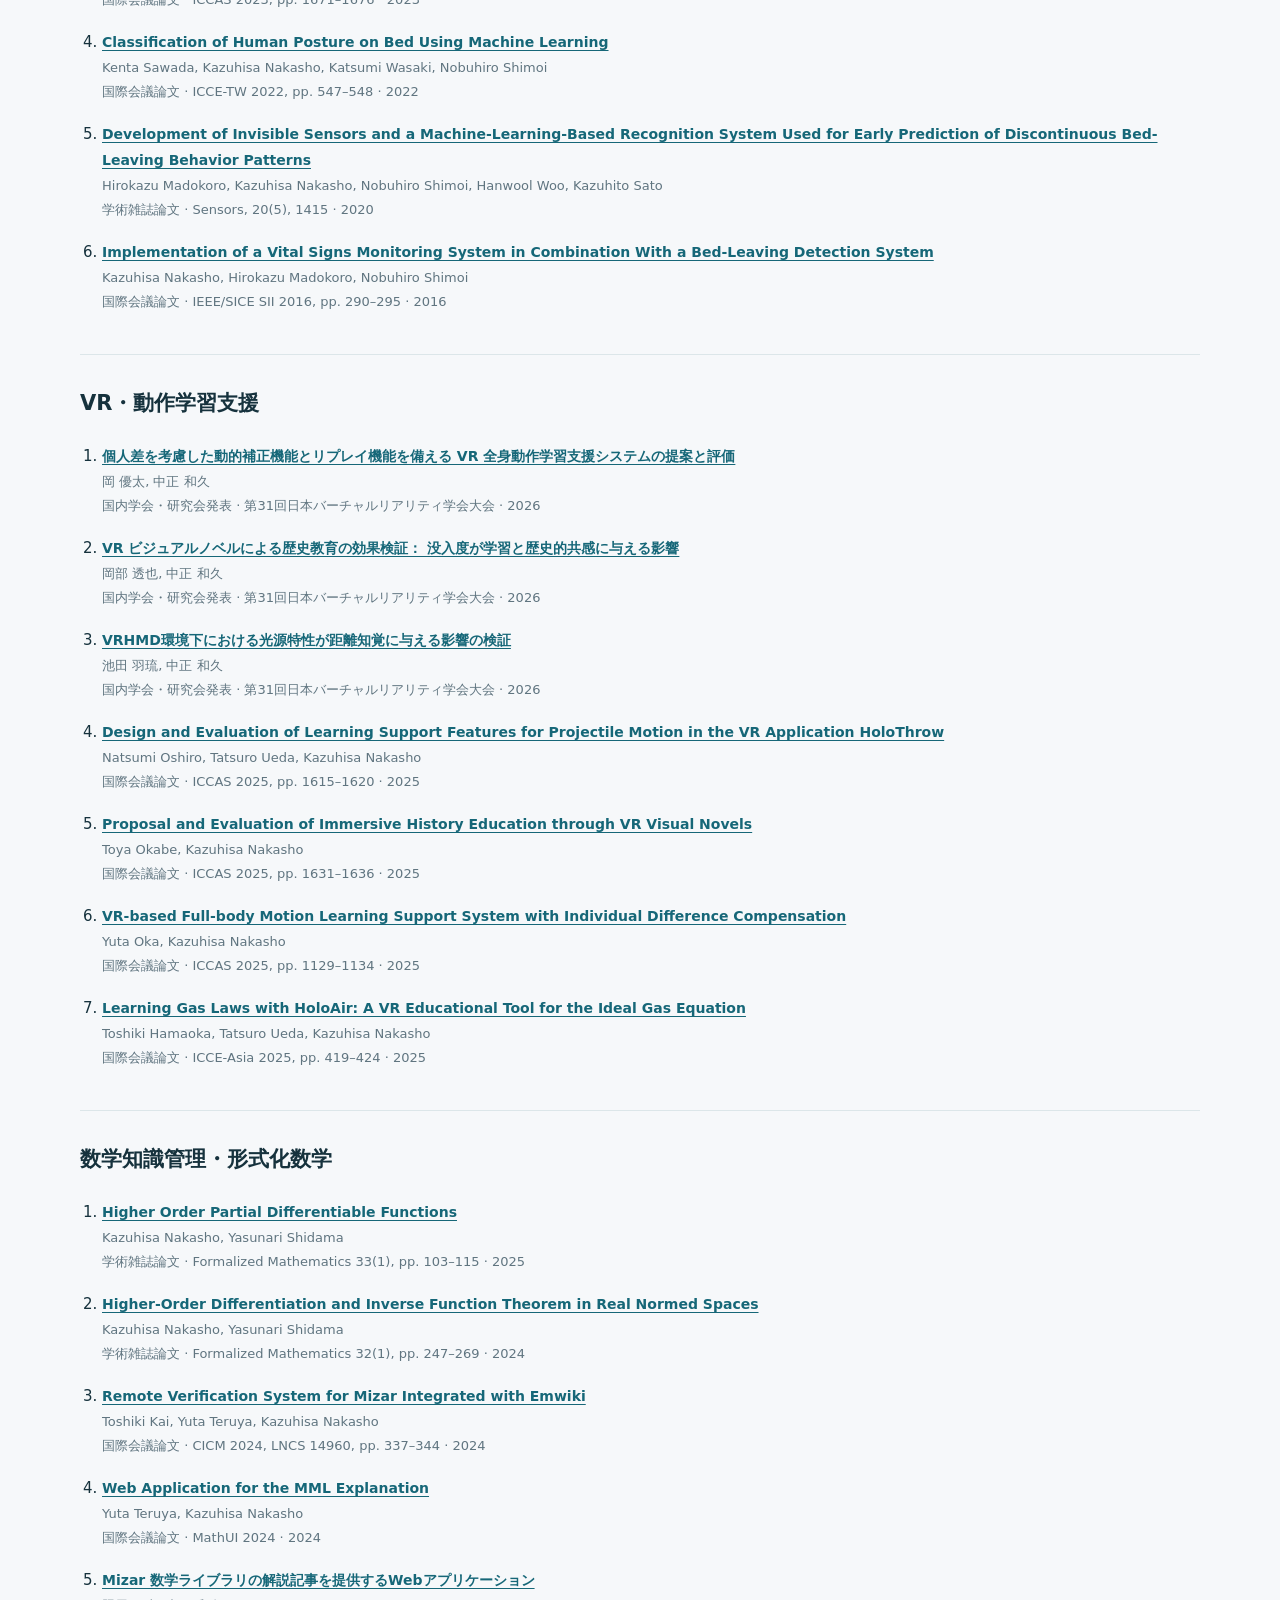
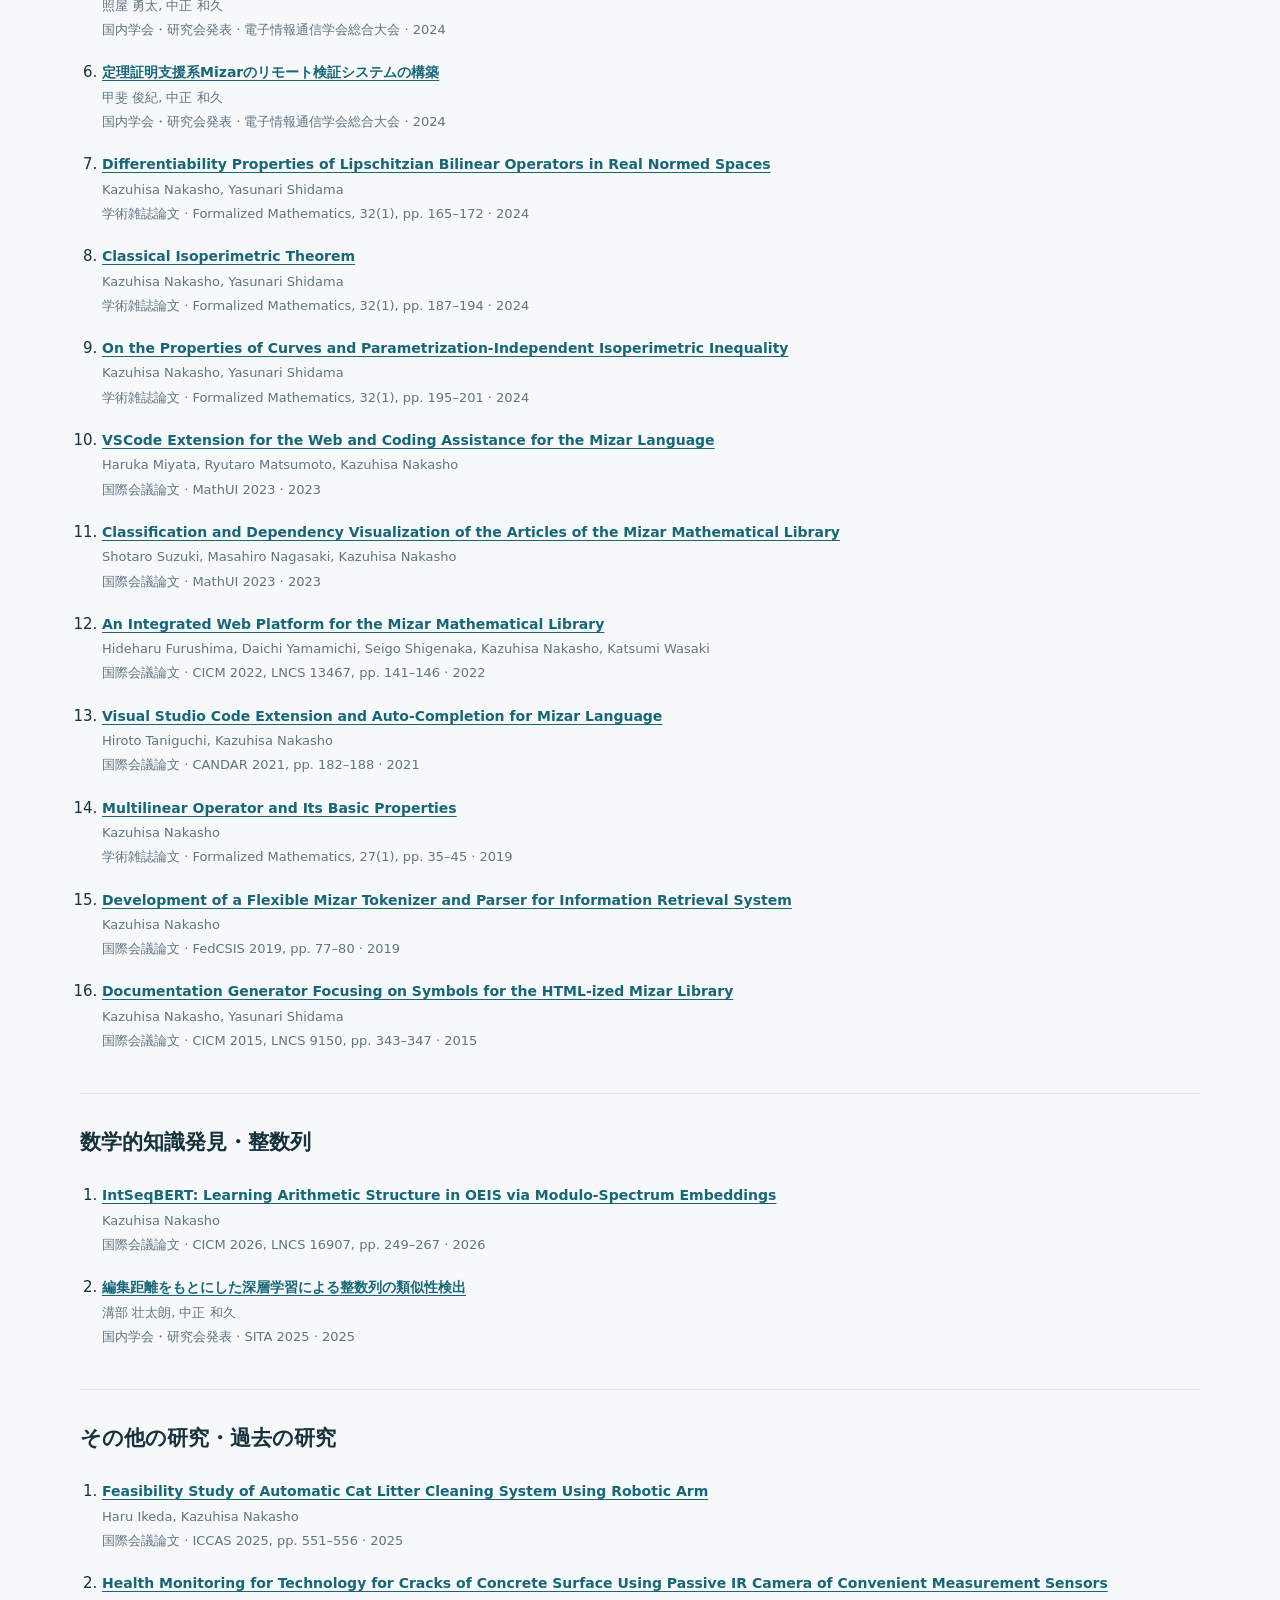
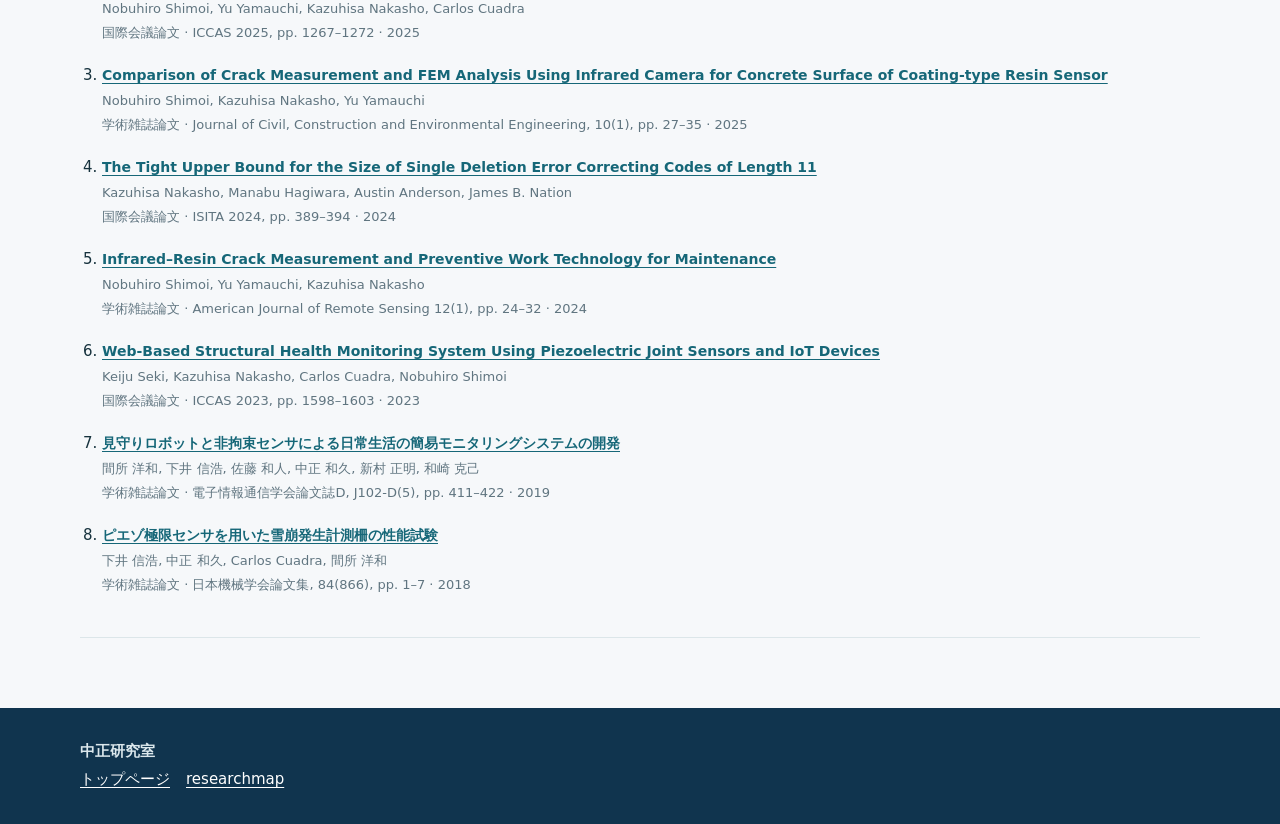
<file: publications.html>
<!doctype html>
<html lang="ja"><head><meta charset="utf-8"><meta name="viewport" content="width=device-width,initial-scale=1">
<title>主要業績 | 中正研究室</title><meta name="description" content="中正研究室の研究分野別主要業績"><link rel="stylesheet" href="assets/site.css"></head>
<body><a class="skip-link" href="#main">本文へ移動</a><header class="site-header"><div class="container header-inner"><a class="brand" href="./"><span class="brand-text"><strong>中正研究室 <span class="brand-en">NAKASHO LABORATORY</span></strong><small>岩手県立大学 ソフトウェア情報学部</small></span></a><nav class="nav"><a href="./">トップページ</a><a href="publications.html" aria-current="page">主要業績</a><a href="en/publications.html" lang="en">EN</a></nav><details class="mobile-menu"><summary>メニュー</summary><nav class="mobile-dropdown"><a href="./">トップページ</a><a href="en/publications.html">English</a></nav></details></div></header>
<main class="section" id="main"><div class="container"><div class="section-eyebrow">PUBLICATIONS & PRESENTATIONS</div><h1 class="pub-page-title">主要業績</h1><p class="pub-intro">研究分野別に、代表的な論文・国際会議論文・研究発表を紹介します。</p>
<p class="pub-intro">全業績の正本は <a href="https://researchmap.jp/kazuhisa.nakasho" target="_blank" rel="noopener noreferrer">researchmap</a> をご参照ください。</p>
<nav class="pub-toc" aria-label="研究分野別目次"><a href="#biomass">バイオマス発電・エネルギー</a><a href="#agriculture">農業ロボティクス</a><a href="#privacy">医療情報・暗号技術</a><a href="#bed-exit">離床予測・センシング</a><a href="#vr">VR・動作学習支援</a><a href="#mizar">数学知識管理・形式化数学</a><a href="#intseq">数学的知識発見・整数列</a><a href="#other">その他の研究・過去の研究</a></nav>
<section class="pub-group" id="biomass"><h2>バイオマス発電・エネルギー</h2><p class="pub-pending">現時点では論文・学会発表はありません。</p></section>
<section class="pub-group" id="agriculture"><h2>農業ロボティクス</h2><ol class="pub-entries"><li><div class="pub-entry-title"><a href="https://doi.org/10.1109/ICCT-Pacific69083.2026.11518993" rel="noopener noreferrer" target="_blank">Micro-Batch Harvesting: Path Planning for Tomato Robots using Safe-Cylinder Strategy and PC-CVRP</a></div><div class="pub-entry-meta">Kazuhisa Nakasho, Hirokazu Madokoro, Stephanie Nix</div><div class="pub-entry-meta">国際会議論文 · ICCT-Pacific 2026, pp. 51–54 · 2026</div></li></ol></section>
<section class="pub-group" id="privacy"><h2>医療情報・暗号技術</h2><ol class="pub-entries"><li><div class="pub-entry-title"><a href="https://doi.org/10.2196/38922" rel="noopener noreferrer" target="_blank">Privacy-Preserving Distributed Medical Data Integration Security System for Accuracy Assessment of Cancer Screening: Development Study of Novel Data Integration System</a></div><div class="pub-entry-meta">Atsuko Miyaji, Kaname Watanabe, Yuuki Takano, Kazuhisa Nakasho, Sho Nakamura, Yuntao Wang, Hiroto Narimatsu</div><div class="pub-entry-meta">学術雑誌論文 · JMIR Medical Informatics, 10(12), e38922 · 2022</div></li>
<li><div class="pub-entry-title"><a href="https://doi.org/10.1109/CANDARW53999.2021.00063" rel="noopener noreferrer" target="_blank">A Practical Parallel Computation in a Scalable Multiparty Private Set Intersection</a></div><div class="pub-entry-meta">Seitaro Mishima, Kazuhisa Nakasho, Yuuki Takano, Atsuko Miyaji</div><div class="pub-entry-meta">国際会議論文 · CANDARW 2021, pp. 332–338 · 2021</div></li>
<li><div class="pub-entry-title"><a href="https://doi.org/10.1109/ICCE-Taiwan49838.2020.9258160" rel="noopener noreferrer" target="_blank">Development and Application of Privacy-Preserving Distributed Medical Data Integration System</a></div><div class="pub-entry-meta">Seitaro Mishima, Kazuhisa Nakasho, Kousuke Takeuchi, Naohiro Hayaishi, Yuuki Takano, Atsuko Miyaji</div><div class="pub-entry-meta">国際会議論文 · ICCE-TW 2020, pp. 1–2 · 2020</div></li>
<li><div class="pub-entry-title"><a href="https://doi.org/10.1007/s10916-016-0657-4" rel="noopener noreferrer" target="_blank">Privacy-Preserving Integration of Medical Data: A Practical Multiparty Private Set Intersection</a></div><div class="pub-entry-meta">Atsuko Miyaji, Kazuhisa Nakasho, Shohei Nishida</div><div class="pub-entry-meta">学術雑誌論文 · Journal of Medical Systems, 41(3), 37 · 2017</div></li></ol></section>
<section class="pub-group" id="bed-exit"><h2>離床予測・センシング</h2><ol class="pub-entries"><li><div class="pub-entry-title"><a href="https://doi.org/10.1109/ICCE-Taiwan62264.2024.10674484" rel="noopener noreferrer" target="_blank">Optimal Positioning of Sensors in a Bed Monitoring System Using RFID</a></div><div class="pub-entry-meta">Ryota Adachi, Yu Yamauchi, Nobuhiro Shimoi, Kazuhisa Nakasho</div><div class="pub-entry-meta">国際会議論文 · ICCE-Taiwan 2024, pp. 429–430 · 2024</div></li>
<li><div class="pub-entry-title"><a href="https://doi.org/10.1109/ICCE-Taiwan62264.2024.10674472" rel="noopener noreferrer" target="_blank">Study on the Impact of Subject Variability in a Bed Monitoring System Using RFID</a></div><div class="pub-entry-meta">Keisuke Soma, Yu Yamauchi, Nobuhiro Shimoi, Kazuhisa Nakasho</div><div class="pub-entry-meta">国際会議論文 · ICCE-Taiwan 2024, pp. 439–440 · 2024</div></li>
<li><div class="pub-entry-title"><a href="https://doi.org/10.23919/iccas59377.2023.10317039" rel="noopener noreferrer" target="_blank">Posture Estimation for Bed Monitoring System Using RFID</a></div><div class="pub-entry-meta">Kazuhisa Nakasho, Chiaki Kohama, Kenta Sawada, Katsumi Wasaki, Nobuhiro Shimoi</div><div class="pub-entry-meta">国際会議論文 · ICCAS 2023, pp. 1671–1676 · 2023</div></li>
<li><div class="pub-entry-title"><a href="https://doi.org/10.1109/ICCE-Taiwan55306.2022.9869245" rel="noopener noreferrer" target="_blank">Classification of Human Posture on Bed Using Machine Learning</a></div><div class="pub-entry-meta">Kenta Sawada, Kazuhisa Nakasho, Katsumi Wasaki, Nobuhiro Shimoi</div><div class="pub-entry-meta">国際会議論文 · ICCE-TW 2022, pp. 547–548 · 2022</div></li>
<li><div class="pub-entry-title"><a href="https://doi.org/10.3390/s20051415" rel="noopener noreferrer" target="_blank">Development of Invisible Sensors and a Machine-Learning-Based Recognition System Used for Early Prediction of Discontinuous Bed-Leaving Behavior Patterns</a></div><div class="pub-entry-meta">Hirokazu Madokoro, Kazuhisa Nakasho, Nobuhiro Shimoi, Hanwool Woo, Kazuhito Sato</div><div class="pub-entry-meta">学術雑誌論文 · Sensors, 20(5), 1415 · 2020</div></li>
<li><div class="pub-entry-title"><a href="https://doi.org/10.1109/SII.2016.7844013" rel="noopener noreferrer" target="_blank">Implementation of a Vital Signs Monitoring System in Combination With a Bed-Leaving Detection System</a></div><div class="pub-entry-meta">Kazuhisa Nakasho, Hirokazu Madokoro, Nobuhiro Shimoi</div><div class="pub-entry-meta">国際会議論文 · IEEE/SICE SII 2016, pp. 290–295 · 2016</div></li></ol></section>
<section class="pub-group" id="vr"><h2>VR・動作学習支援</h2><ol class="pub-entries"><li><div class="pub-entry-title"><a href="https://www.conference.vrsj.org/ac2026/program/2E1.html" rel="noopener noreferrer" target="_blank">個人差を考慮した動的補正機能とリプレイ機能を備える VR 全身動作学習支援システムの提案と評価</a></div><div class="pub-entry-meta">岡 優太, 中正 和久</div><div class="pub-entry-meta">国内学会・研究会発表 · 第31回日本バーチャルリアリティ学会大会 · 2026</div></li>
<li><div class="pub-entry-title"><a href="https://www.conference.vrsj.org/ac2026/program/4G.html" rel="noopener noreferrer" target="_blank">VR ビジュアルノベルによる歴史教育の効果検証： 没入度が学習と歴史的共感に与える影響</a></div><div class="pub-entry-meta">岡部 透也, 中正 和久</div><div class="pub-entry-meta">国内学会・研究会発表 · 第31回日本バーチャルリアリティ学会大会 · 2026</div></li>
<li><div class="pub-entry-title"><a href="https://www.conference.vrsj.org/ac2026/program/2C1.html" rel="noopener noreferrer" target="_blank">VRHMD環境下における光源特性が距離知覚に与える影響の検証</a></div><div class="pub-entry-meta">池田 羽琉, 中正 和久</div><div class="pub-entry-meta">国内学会・研究会発表 · 第31回日本バーチャルリアリティ学会大会 · 2026</div></li>
<li><div class="pub-entry-title"><a href="https://doi.org/10.23919/ICCAS66577.2025.11301149" rel="noopener noreferrer" target="_blank">Design and Evaluation of Learning Support Features for Projectile Motion in the VR Application HoloThrow</a></div><div class="pub-entry-meta">Natsumi Oshiro, Tatsuro Ueda, Kazuhisa Nakasho</div><div class="pub-entry-meta">国際会議論文 · ICCAS 2025, pp. 1615–1620 · 2025</div></li>
<li><div class="pub-entry-title"><a href="https://doi.org/10.23919/ICCAS66577.2025.11301151" rel="noopener noreferrer" target="_blank">Proposal and Evaluation of Immersive History Education through VR Visual Novels</a></div><div class="pub-entry-meta">Toya Okabe, Kazuhisa Nakasho</div><div class="pub-entry-meta">国際会議論文 · ICCAS 2025, pp. 1631–1636 · 2025</div></li>
<li><div class="pub-entry-title"><a href="https://doi.org/10.23919/ICCAS66577.2025.11301222" rel="noopener noreferrer" target="_blank">VR-based Full-body Motion Learning Support System with Individual Difference Compensation</a></div><div class="pub-entry-meta">Yuta Oka, Kazuhisa Nakasho</div><div class="pub-entry-meta">国際会議論文 · ICCAS 2025, pp. 1129–1134 · 2025</div></li>
<li><div class="pub-entry-title"><a href="https://doi.org/10.1109/ICCE-Asia67487.2025.11263622" rel="noopener noreferrer" target="_blank">Learning Gas Laws with HoloAir: A VR Educational Tool for the Ideal Gas Equation</a></div><div class="pub-entry-meta">Toshiki Hamaoka, Tatsuro Ueda, Kazuhisa Nakasho</div><div class="pub-entry-meta">国際会議論文 · ICCE-Asia 2025, pp. 419–424 · 2025</div></li></ol></section>
<section class="pub-group" id="mizar"><h2>数学知識管理・形式化数学</h2><ol class="pub-entries"><li><div class="pub-entry-title"><a href="https://doi.org/10.2478/forma-2025-0009" rel="noopener noreferrer" target="_blank">Higher Order Partial Differentiable Functions</a></div><div class="pub-entry-meta">Kazuhisa Nakasho, Yasunari Shidama</div><div class="pub-entry-meta">学術雑誌論文 · Formalized Mathematics 33(1), pp. 103–115 · 2025</div></li>
<li><div class="pub-entry-title"><a href="https://doi.org/10.2478/forma-2024-0021" rel="noopener noreferrer" target="_blank">Higher-Order Differentiation and Inverse Function Theorem in Real Normed Spaces</a></div><div class="pub-entry-meta">Kazuhisa Nakasho, Yasunari Shidama</div><div class="pub-entry-meta">学術雑誌論文 · Formalized Mathematics 32(1), pp. 247–269 · 2024</div></li>
<li><div class="pub-entry-title"><a href="https://doi.org/10.1007/978-3-031-66997-2_19" rel="noopener noreferrer" target="_blank">Remote Verification System for Mizar Integrated with Emwiki</a></div><div class="pub-entry-meta">Toshiki Kai, Yuta Teruya, Kazuhisa Nakasho</div><div class="pub-entry-meta">国際会議論文 · CICM 2024, LNCS 14960, pp. 337–344 · 2024</div></li>
<li><div class="pub-entry-title"><a href="https://cicm-conference.org/2024/mathui/mathuiPubs/paper_2.pdf" rel="noopener noreferrer" target="_blank">Web Application for the MML Explanation</a></div><div class="pub-entry-meta">Yuta Teruya, Kazuhisa Nakasho</div><div class="pub-entry-meta">国際会議論文 · MathUI 2024 · 2024</div></li>
<li><div class="pub-entry-title"><a href="https://pub.confit.atlas.jp/ja/event/general2024/presentation/D-3-07" rel="noopener noreferrer" target="_blank">Mizar 数学ライブラリの解説記事を提供するWebアプリケーション</a></div><div class="pub-entry-meta">照屋 勇太, 中正 和久</div><div class="pub-entry-meta">国内学会・研究会発表 · 電子情報通信学会総合大会 · 2024</div></li>
<li><div class="pub-entry-title"><a href="https://jglobal.jst.go.jp/detail?JGLOBAL_ID=202402285010192269" rel="noopener noreferrer" target="_blank">定理証明⽀援系Mizarのリモート検証システムの構築</a></div><div class="pub-entry-meta">甲斐 俊紀, 中正 和久</div><div class="pub-entry-meta">国内学会・研究会発表 · 電子情報通信学会総合大会 · 2024</div></li>
<li><div class="pub-entry-title"><a href="https://doi.org/10.2478/forma-2024-0013" rel="noopener noreferrer" target="_blank">Differentiability Properties of Lipschitzian Bilinear Operators in Real Normed Spaces</a></div><div class="pub-entry-meta">Kazuhisa Nakasho, Yasunari Shidama</div><div class="pub-entry-meta">学術雑誌論文 · Formalized Mathematics, 32(1), pp. 165–172 · 2024</div></li>
<li><div class="pub-entry-title"><a href="https://doi.org/10.2478/forma-2024-0015" rel="noopener noreferrer" target="_blank">Classical Isoperimetric Theorem</a></div><div class="pub-entry-meta">Kazuhisa Nakasho, Yasunari Shidama</div><div class="pub-entry-meta">学術雑誌論文 · Formalized Mathematics, 32(1), pp. 187–194 · 2024</div></li>
<li><div class="pub-entry-title"><a href="https://doi.org/10.2478/forma-2024-0016" rel="noopener noreferrer" target="_blank">On the Properties of Curves and Parametrization-Independent Isoperimetric Inequality</a></div><div class="pub-entry-meta">Kazuhisa Nakasho, Yasunari Shidama</div><div class="pub-entry-meta">学術雑誌論文 · Formalized Mathematics, 32(1), pp. 195–201 · 2024</div></li>
<li><div class="pub-entry-title"><a href="https://easychair.org/publications/preprint/wwJd" rel="noopener noreferrer" target="_blank">VSCode Extension for the Web and Coding Assistance for the Mizar Language</a></div><div class="pub-entry-meta">Haruka Miyata, Ryutaro Matsumoto, Kazuhisa Nakasho</div><div class="pub-entry-meta">国際会議論文 · MathUI 2023 · 2023</div></li>
<li><div class="pub-entry-title"><a href="https://cicm-conference.org/2023/mathui/mathuiPubs/CICM_2023_paper_7678.pdf" rel="noopener noreferrer" target="_blank">Classification and Dependency Visualization of the Articles of the Mizar Mathematical Library</a></div><div class="pub-entry-meta">Shotaro Suzuki, Masahiro Nagasaki, Kazuhisa Nakasho</div><div class="pub-entry-meta">国際会議論文 · MathUI 2023 · 2023</div></li>
<li><div class="pub-entry-title"><a href="https://doi.org/10.1007/978-3-031-16681-5_9" rel="noopener noreferrer" target="_blank">An Integrated Web Platform for the Mizar Mathematical Library</a></div><div class="pub-entry-meta">Hideharu Furushima, Daichi Yamamichi, Seigo Shigenaka, Kazuhisa Nakasho, Katsumi Wasaki</div><div class="pub-entry-meta">国際会議論文 · CICM 2022, LNCS 13467, pp. 141–146 · 2022</div></li>
<li><div class="pub-entry-title"><a href="https://doi.org/10.1109/CANDAR53791.2021.00033" rel="noopener noreferrer" target="_blank">Visual Studio Code Extension and Auto-Completion for Mizar Language</a></div><div class="pub-entry-meta">Hiroto Taniguchi, Kazuhisa Nakasho</div><div class="pub-entry-meta">国際会議論文 · CANDAR 2021, pp. 182–188 · 2021</div></li>
<li><div class="pub-entry-title"><a href="https://doi.org/10.2478/forma-2019-0004" rel="noopener noreferrer" target="_blank">Multilinear Operator and Its Basic Properties</a></div><div class="pub-entry-meta">Kazuhisa Nakasho</div><div class="pub-entry-meta">学術雑誌論文 · Formalized Mathematics, 27(1), pp. 35–45 · 2019</div></li>
<li><div class="pub-entry-title"><a href="https://doi.org/10.15439/2019F151" rel="noopener noreferrer" target="_blank">Development of a Flexible Mizar Tokenizer and Parser for Information Retrieval System</a></div><div class="pub-entry-meta">Kazuhisa Nakasho</div><div class="pub-entry-meta">国際会議論文 · FedCSIS 2019, pp. 77–80 · 2019</div></li>
<li><div class="pub-entry-title"><a href="https://doi.org/10.1007/978-3-319-20615-8_25" rel="noopener noreferrer" target="_blank">Documentation Generator Focusing on Symbols for the HTML-ized Mizar Library</a></div><div class="pub-entry-meta">Kazuhisa Nakasho, Yasunari Shidama</div><div class="pub-entry-meta">国際会議論文 · CICM 2015, LNCS 9150, pp. 343–347 · 2015</div></li></ol></section>
<section class="pub-group" id="intseq"><h2>数学的知識発見・整数列</h2><ol class="pub-entries"><li><div class="pub-entry-title"><a href="https://link.springer.com/book/10.1007/978-3-032-38214-6" rel="noopener noreferrer" target="_blank">IntSeqBERT: Learning Arithmetic Structure in OEIS via Modulo-Spectrum Embeddings</a></div><div class="pub-entry-meta">Kazuhisa Nakasho</div><div class="pub-entry-meta">国際会議論文 · CICM 2026, LNCS 16907, pp. 249–267 · 2026</div></li>
<li><div class="pub-entry-title"><a href="https://jglobal.jst.go.jp/detail?JGLOBAL_ID=202602233048868921" rel="noopener noreferrer" target="_blank">編集距離をもとにした深層学習による整数列の類似性検出</a></div><div class="pub-entry-meta">溝部 壮太朗, 中正 和久</div><div class="pub-entry-meta">国内学会・研究会発表 · SITA 2025 · 2025</div></li></ol></section>
<section class="pub-group" id="other"><h2>その他の研究・過去の研究</h2><ol class="pub-entries"><li><div class="pub-entry-title"><a href="https://doi.org/10.23919/ICCAS66577.2025.11301359" rel="noopener noreferrer" target="_blank">Feasibility Study of Automatic Cat Litter Cleaning System Using Robotic Arm</a></div><div class="pub-entry-meta">Haru Ikeda, Kazuhisa Nakasho</div><div class="pub-entry-meta">国際会議論文 · ICCAS 2025, pp. 551–556 · 2025</div></li>
<li><div class="pub-entry-title"><a href="https://doi.org/10.23919/ICCAS66577.2025.11301155" rel="noopener noreferrer" target="_blank">Health Monitoring for Technology for Cracks of Concrete Surface Using Passive IR Camera of Convenient Measurement Sensors</a></div><div class="pub-entry-meta">Nobuhiro Shimoi, Yu Yamauchi, Kazuhisa Nakasho, Carlos Cuadra</div><div class="pub-entry-meta">国際会議論文 · ICCAS 2025, pp. 1267–1272 · 2025</div></li>
<li><div class="pub-entry-title"><a href="https://doi.org/10.11648/j.jccee.20251001.13" rel="noopener noreferrer" target="_blank">Comparison of Crack Measurement and FEM Analysis Using Infrared Camera for Concrete Surface of Coating-type Resin Sensor</a></div><div class="pub-entry-meta">Nobuhiro Shimoi, Kazuhisa Nakasho, Yu Yamauchi</div><div class="pub-entry-meta">学術雑誌論文 · Journal of Civil, Construction and Environmental Engineering, 10(1), pp. 27–35 · 2025</div></li>
<li><div class="pub-entry-title"><a href="https://doi.org/10.23919/ISITA60732.2024.10858234" rel="noopener noreferrer" target="_blank">The Tight Upper Bound for the Size of Single Deletion Error Correcting Codes of Length 11</a></div><div class="pub-entry-meta">Kazuhisa Nakasho, Manabu Hagiwara, Austin Anderson, James B. Nation</div><div class="pub-entry-meta">国際会議論文 · ISITA 2024, pp. 389–394 · 2024</div></li>
<li><div class="pub-entry-title"><a href="https://doi.org/10.11648/j.ajrs.20241201.14" rel="noopener noreferrer" target="_blank">Infrared–Resin Crack Measurement and Preventive Work Technology for Maintenance</a></div><div class="pub-entry-meta">Nobuhiro Shimoi, Yu Yamauchi, Kazuhisa Nakasho</div><div class="pub-entry-meta">学術雑誌論文 · American Journal of Remote Sensing 12(1), pp. 24–32 · 2024</div></li>
<li><div class="pub-entry-title"><a href="https://doi.org/10.23919/iccas59377.2023.10316970" rel="noopener noreferrer" target="_blank">Web-Based Structural Health Monitoring System Using Piezoelectric Joint Sensors and IoT Devices</a></div><div class="pub-entry-meta">Keiju Seki, Kazuhisa Nakasho, Carlos Cuadra, Nobuhiro Shimoi</div><div class="pub-entry-meta">国際会議論文 · ICCAS 2023, pp. 1598–1603 · 2023</div></li>
<li><div class="pub-entry-title"><a href="https://doi.org/10.14923/transinfj.2018JDP7065" rel="noopener noreferrer" target="_blank">見守りロボットと非拘束センサによる日常生活の簡易モニタリングシステムの開発</a></div><div class="pub-entry-meta">間所 洋和, 下井 信浩, 佐藤 和人, 中正 和久, 新村 正明, 和崎 克己</div><div class="pub-entry-meta">学術雑誌論文 · 電子情報通信学会論文誌D, J102-D(5), pp. 411–422 · 2019</div></li>
<li><div class="pub-entry-title"><a href="https://doi.org/10.1299/transjsme.18-00244" rel="noopener noreferrer" target="_blank">ピエゾ極限センサを用いた雪崩発生計測柵の性能試験</a></div><div class="pub-entry-meta">下井 信浩, 中正 和久, Carlos Cuadra, 間所 洋和</div><div class="pub-entry-meta">学術雑誌論文 · 日本機械学会論文集, 84(866), pp. 1–7 · 2018</div></li></ol></section></div></main>
<footer><div class="container footer-inner"><div class="footer-brand">中正研究室</div><div class="footer-links"><a href="./">トップページ</a><a href="https://researchmap.jp/kazuhisa.nakasho">researchmap</a></div></div></footer></body></html>
</file>
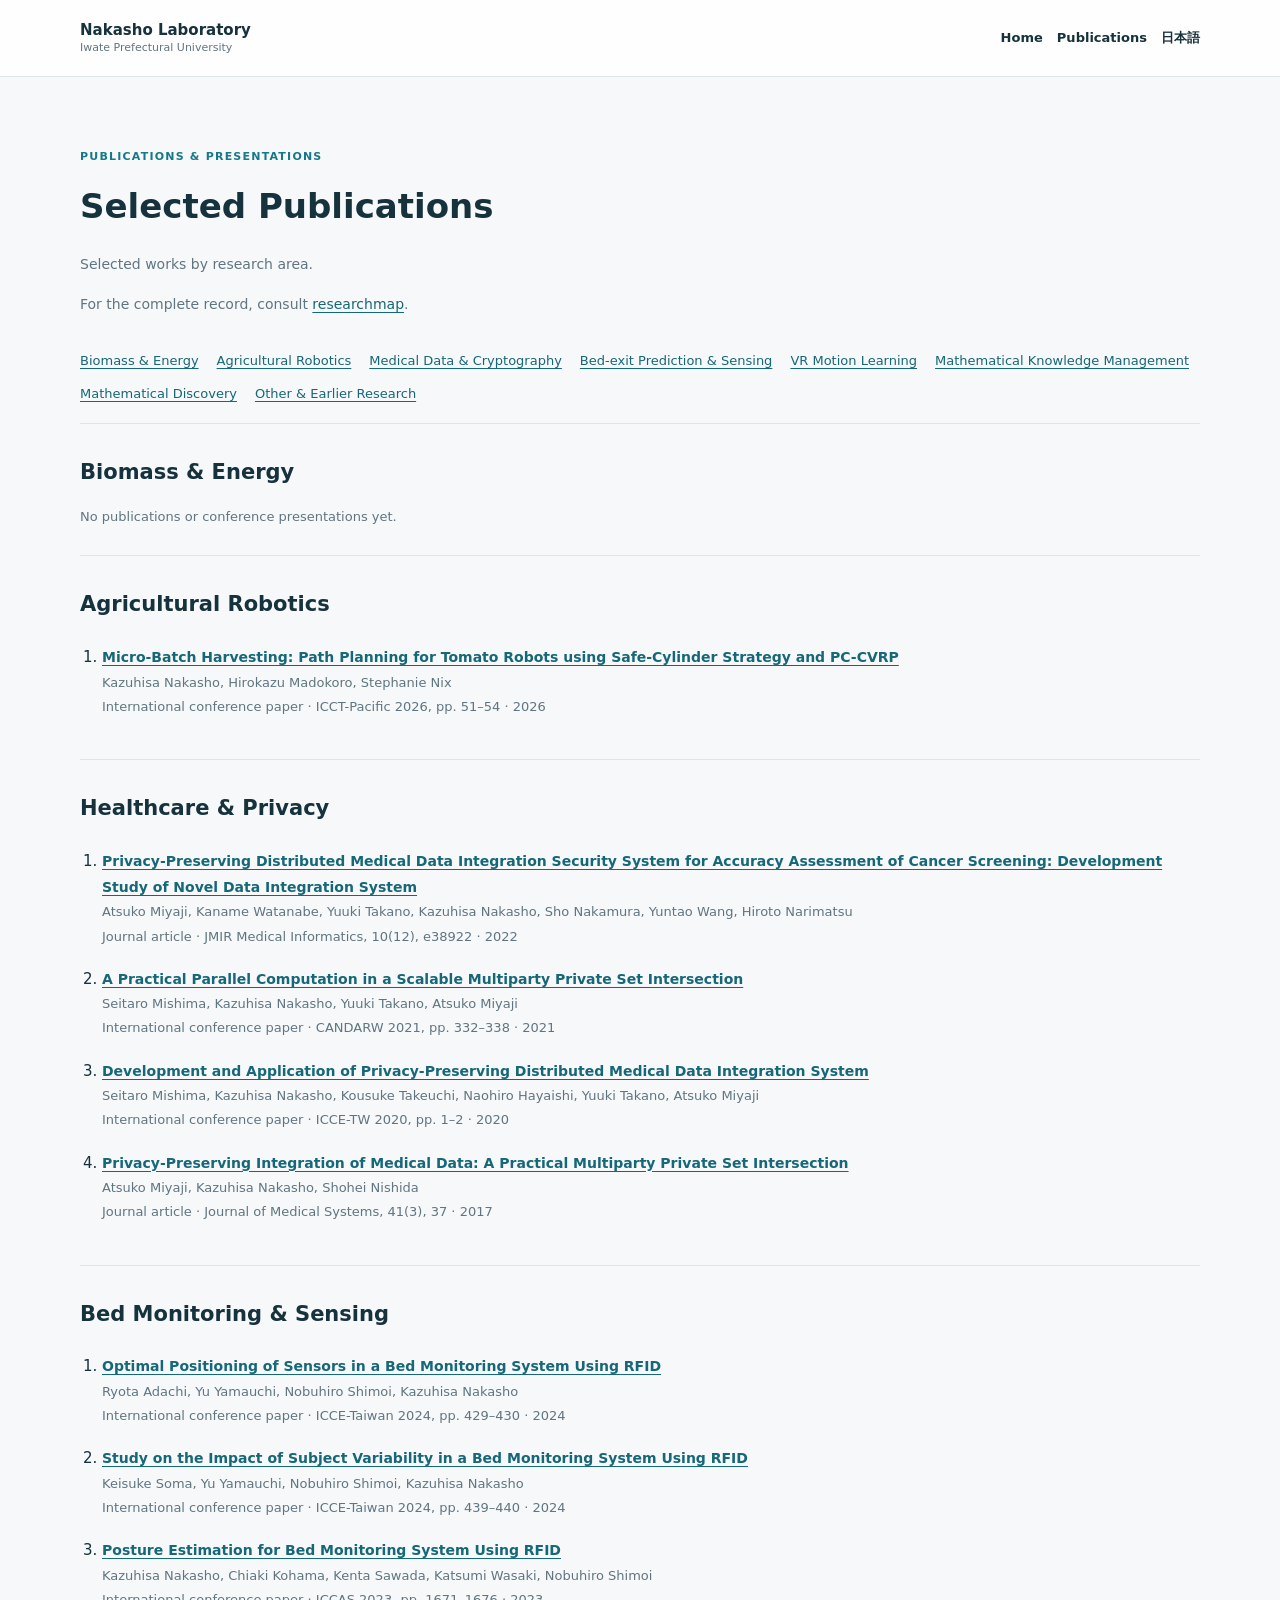
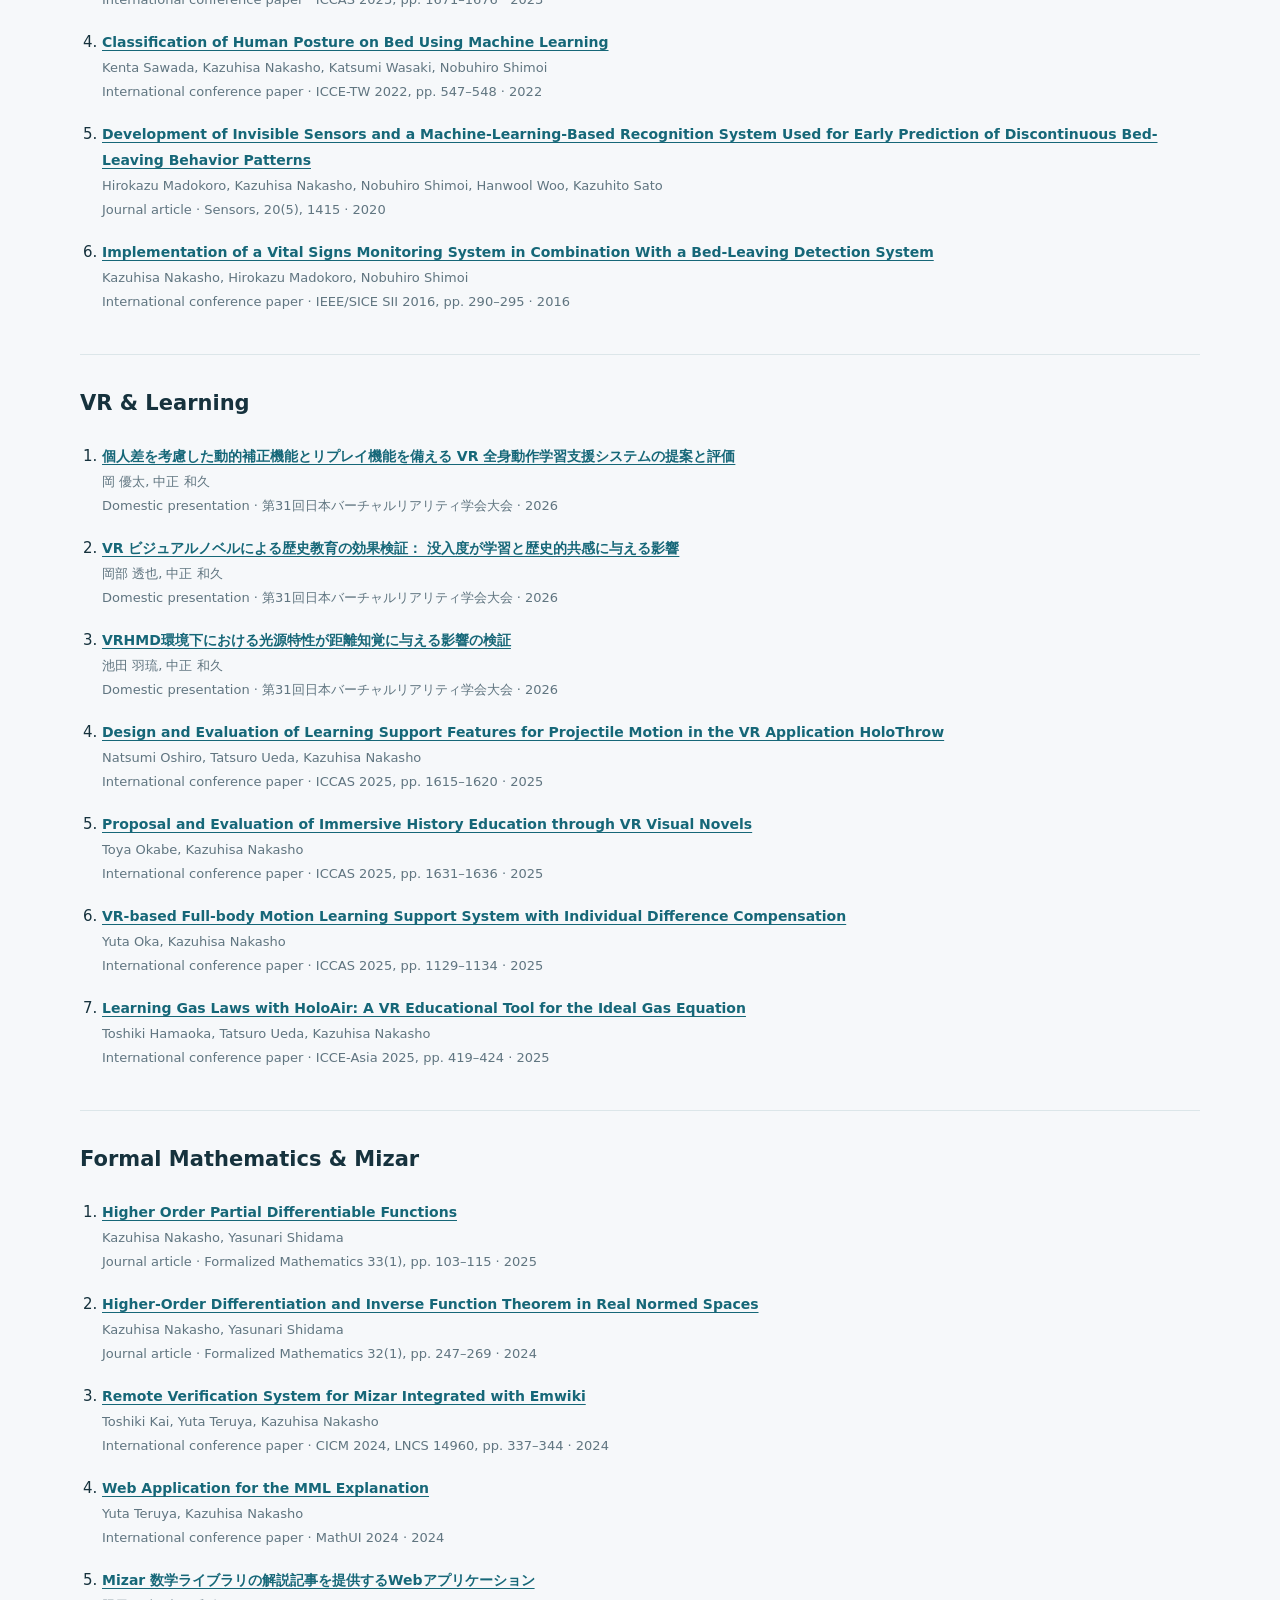
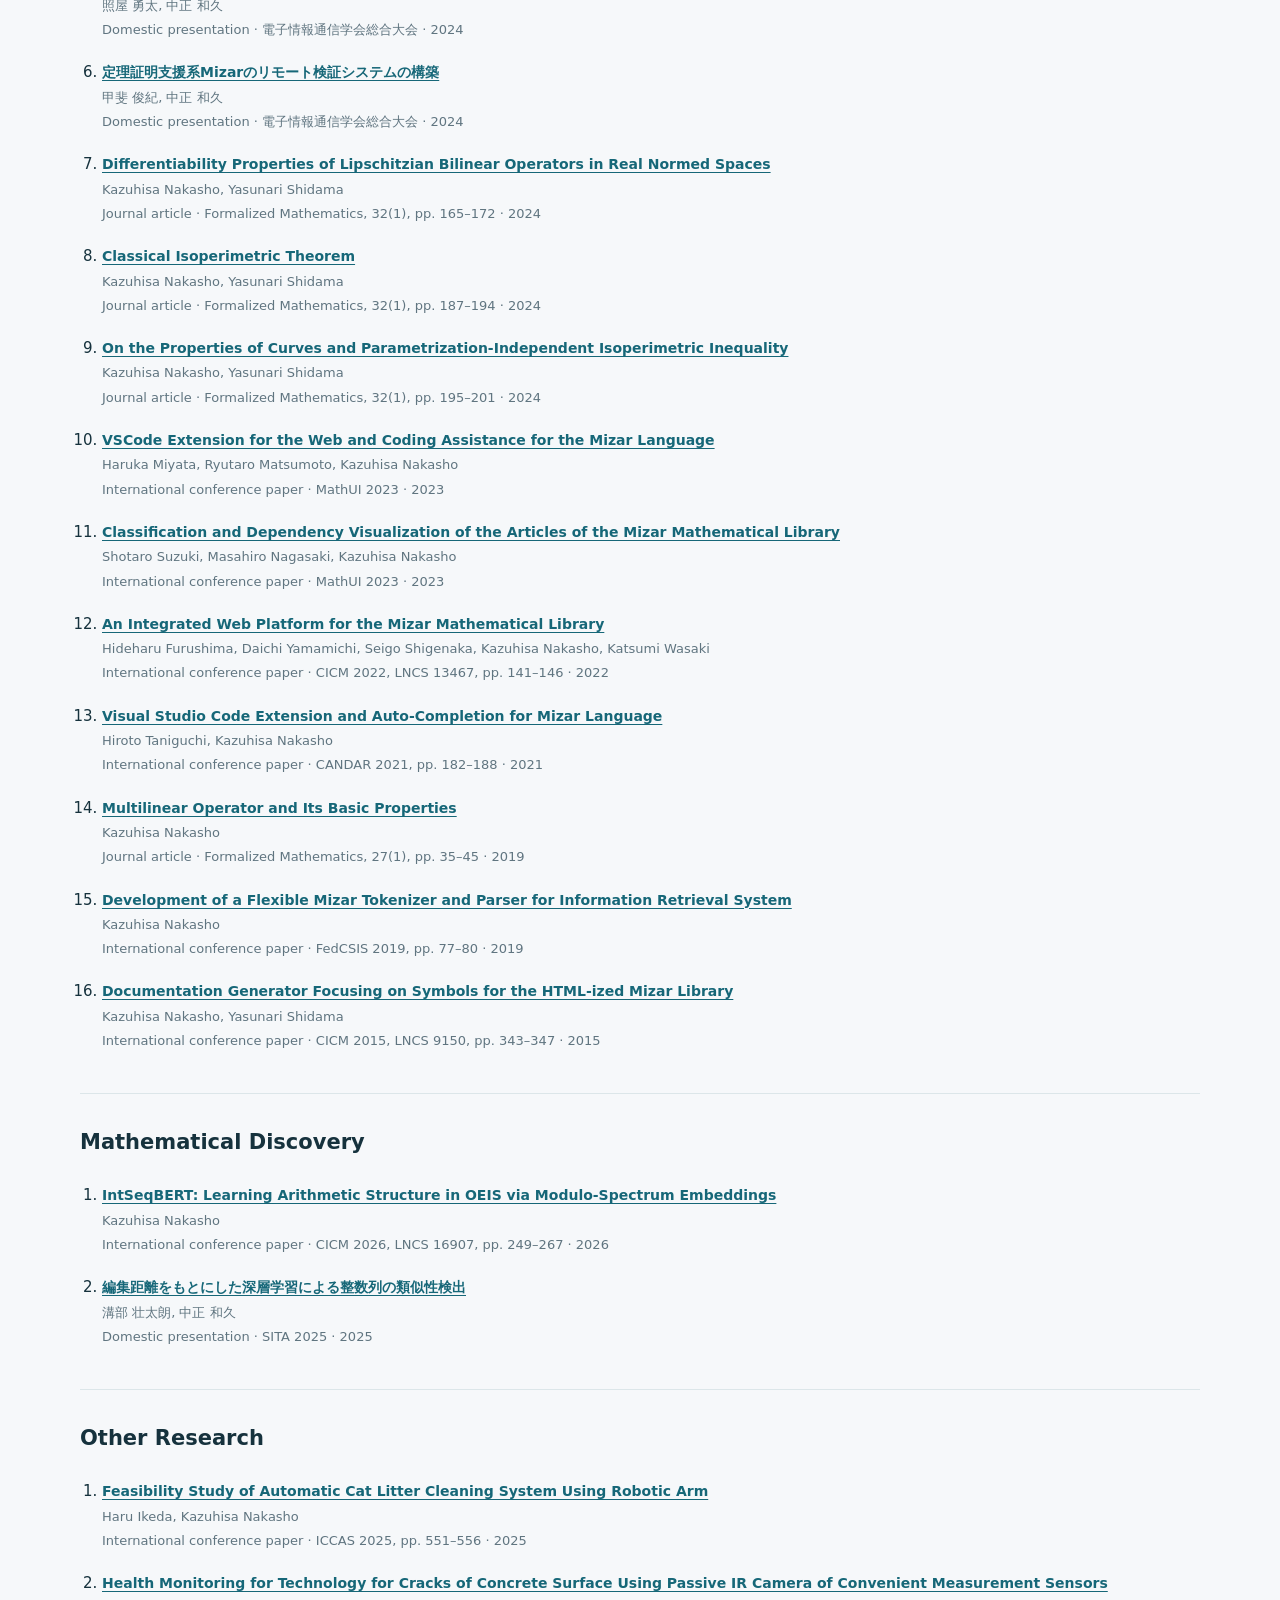
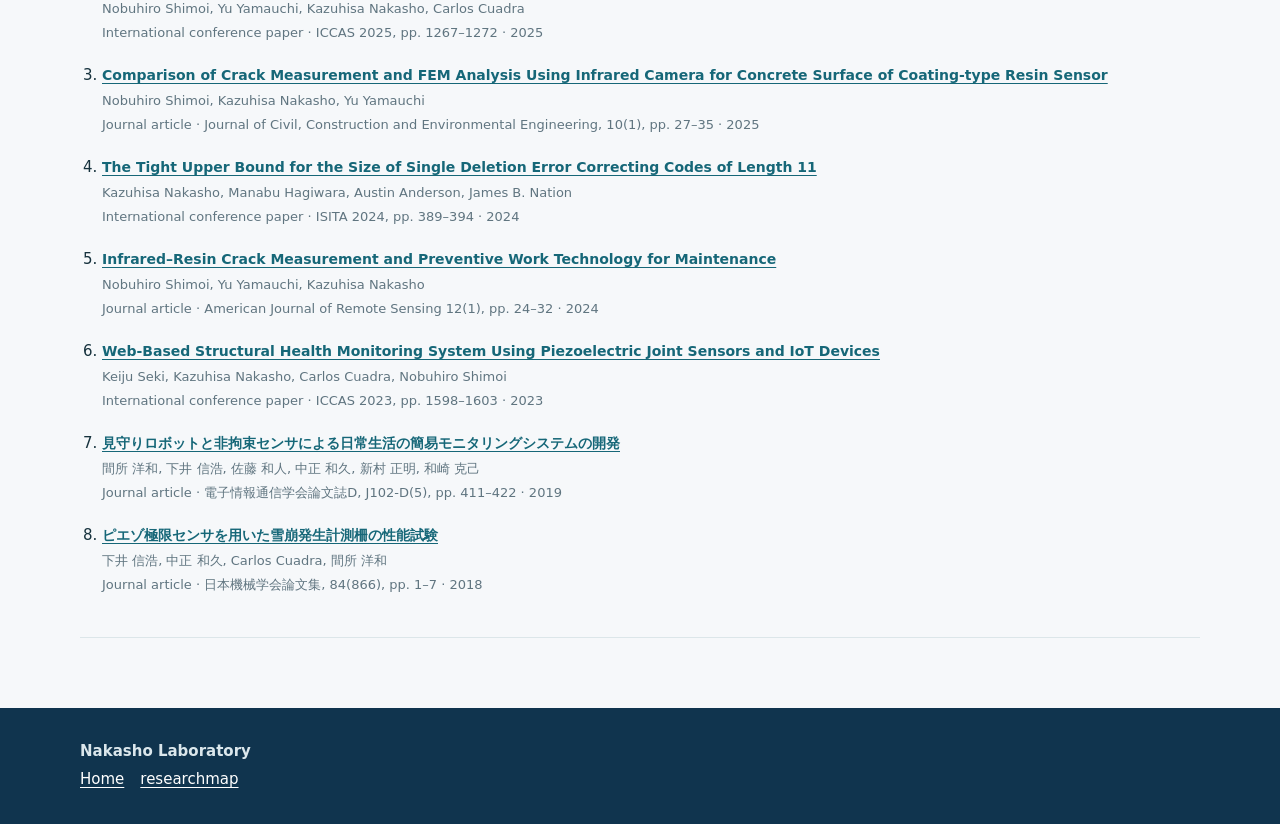
<file: en/publications.html>
<!doctype html><html lang="en"><head><meta charset="utf-8"><meta name="viewport" content="width=device-width,initial-scale=1"><title>Selected Publications | Nakasho Laboratory</title><meta name="description" content="Subject-grouped selected publications of Nakasho Laboratory"><link rel="stylesheet" href="../assets/site.css"></head><body><a class="skip-link" href="#main">Skip to main content</a><header class="site-header"><div class="container header-inner"><a class="brand" href="./"><span class="brand-text"><strong>Nakasho Laboratory</strong><small>Iwate Prefectural University</small></span></a><nav class="nav"><a href="./">Home</a><a href="publications.html" aria-current="page">Publications</a><a href="../publications.html">日本語</a></nav><details class="mobile-menu"><summary>Menu</summary><nav class="mobile-dropdown"><a href="./">Home</a><a href="../publications.html">日本語</a></nav></details></div></header><main class="section" id="main"><div class="container"><div class="section-eyebrow">PUBLICATIONS & PRESENTATIONS</div><h1 class="pub-page-title">Selected Publications</h1><p class="pub-intro">Selected works by research area. </p><p class="pub-intro">For the complete record, consult <a href="https://researchmap.jp/kazuhisa.nakasho" target="_blank" rel="noopener noreferrer">researchmap</a>.</p><nav class="pub-toc" aria-label="Research areas"><a href="#biomass">Biomass & Energy</a><a href="#agriculture">Agricultural Robotics</a><a href="#privacy">Medical Data & Cryptography</a><a href="#bed-exit">Bed-exit Prediction & Sensing</a><a href="#vr">VR Motion Learning</a><a href="#mizar">Mathematical Knowledge Management</a><a href="#intseq">Mathematical Discovery</a><a href="#other">Other & Earlier Research</a></nav><section class="pub-group" id="biomass"><h2>Biomass & Energy</h2><p class="pub-pending">No publications or conference presentations yet.</p></section>
<section class="pub-group" id="agriculture"><h2>Agricultural Robotics</h2><ol class="pub-entries"><li><div class="pub-entry-title"><a href="https://doi.org/10.1109/ICCT-Pacific69083.2026.11518993" rel="noopener noreferrer" target="_blank">Micro-Batch Harvesting: Path Planning for Tomato Robots using Safe-Cylinder Strategy and PC-CVRP</a></div><div class="pub-entry-meta">Kazuhisa Nakasho, Hirokazu Madokoro, Stephanie Nix</div><div class="pub-entry-meta">International conference paper · ICCT-Pacific 2026, pp. 51–54 · 2026</div></li></ol></section>
<section class="pub-group" id="privacy"><h2>Healthcare & Privacy</h2><ol class="pub-entries"><li><div class="pub-entry-title"><a href="https://doi.org/10.2196/38922" rel="noopener noreferrer" target="_blank">Privacy-Preserving Distributed Medical Data Integration Security System for Accuracy Assessment of Cancer Screening: Development Study of Novel Data Integration System</a></div><div class="pub-entry-meta">Atsuko Miyaji, Kaname Watanabe, Yuuki Takano, Kazuhisa Nakasho, Sho Nakamura, Yuntao Wang, Hiroto Narimatsu</div><div class="pub-entry-meta">Journal article · JMIR Medical Informatics, 10(12), e38922 · 2022</div></li>
<li><div class="pub-entry-title"><a href="https://doi.org/10.1109/CANDARW53999.2021.00063" rel="noopener noreferrer" target="_blank">A Practical Parallel Computation in a Scalable Multiparty Private Set Intersection</a></div><div class="pub-entry-meta">Seitaro Mishima, Kazuhisa Nakasho, Yuuki Takano, Atsuko Miyaji</div><div class="pub-entry-meta">International conference paper · CANDARW 2021, pp. 332–338 · 2021</div></li>
<li><div class="pub-entry-title"><a href="https://doi.org/10.1109/ICCE-Taiwan49838.2020.9258160" rel="noopener noreferrer" target="_blank">Development and Application of Privacy-Preserving Distributed Medical Data Integration System</a></div><div class="pub-entry-meta">Seitaro Mishima, Kazuhisa Nakasho, Kousuke Takeuchi, Naohiro Hayaishi, Yuuki Takano, Atsuko Miyaji</div><div class="pub-entry-meta">International conference paper · ICCE-TW 2020, pp. 1–2 · 2020</div></li>
<li><div class="pub-entry-title"><a href="https://doi.org/10.1007/s10916-016-0657-4" rel="noopener noreferrer" target="_blank">Privacy-Preserving Integration of Medical Data: A Practical Multiparty Private Set Intersection</a></div><div class="pub-entry-meta">Atsuko Miyaji, Kazuhisa Nakasho, Shohei Nishida</div><div class="pub-entry-meta">Journal article · Journal of Medical Systems, 41(3), 37 · 2017</div></li></ol></section>
<section class="pub-group" id="bed-exit"><h2>Bed Monitoring & Sensing</h2><ol class="pub-entries"><li><div class="pub-entry-title"><a href="https://doi.org/10.1109/ICCE-Taiwan62264.2024.10674484" rel="noopener noreferrer" target="_blank">Optimal Positioning of Sensors in a Bed Monitoring System Using RFID</a></div><div class="pub-entry-meta">Ryota Adachi, Yu Yamauchi, Nobuhiro Shimoi, Kazuhisa Nakasho</div><div class="pub-entry-meta">International conference paper · ICCE-Taiwan 2024, pp. 429–430 · 2024</div></li>
<li><div class="pub-entry-title"><a href="https://doi.org/10.1109/ICCE-Taiwan62264.2024.10674472" rel="noopener noreferrer" target="_blank">Study on the Impact of Subject Variability in a Bed Monitoring System Using RFID</a></div><div class="pub-entry-meta">Keisuke Soma, Yu Yamauchi, Nobuhiro Shimoi, Kazuhisa Nakasho</div><div class="pub-entry-meta">International conference paper · ICCE-Taiwan 2024, pp. 439–440 · 2024</div></li>
<li><div class="pub-entry-title"><a href="https://doi.org/10.23919/iccas59377.2023.10317039" rel="noopener noreferrer" target="_blank">Posture Estimation for Bed Monitoring System Using RFID</a></div><div class="pub-entry-meta">Kazuhisa Nakasho, Chiaki Kohama, Kenta Sawada, Katsumi Wasaki, Nobuhiro Shimoi</div><div class="pub-entry-meta">International conference paper · ICCAS 2023, pp. 1671–1676 · 2023</div></li>
<li><div class="pub-entry-title"><a href="https://doi.org/10.1109/ICCE-Taiwan55306.2022.9869245" rel="noopener noreferrer" target="_blank">Classification of Human Posture on Bed Using Machine Learning</a></div><div class="pub-entry-meta">Kenta Sawada, Kazuhisa Nakasho, Katsumi Wasaki, Nobuhiro Shimoi</div><div class="pub-entry-meta">International conference paper · ICCE-TW 2022, pp. 547–548 · 2022</div></li>
<li><div class="pub-entry-title"><a href="https://doi.org/10.3390/s20051415" rel="noopener noreferrer" target="_blank">Development of Invisible Sensors and a Machine-Learning-Based Recognition System Used for Early Prediction of Discontinuous Bed-Leaving Behavior Patterns</a></div><div class="pub-entry-meta">Hirokazu Madokoro, Kazuhisa Nakasho, Nobuhiro Shimoi, Hanwool Woo, Kazuhito Sato</div><div class="pub-entry-meta">Journal article · Sensors, 20(5), 1415 · 2020</div></li>
<li><div class="pub-entry-title"><a href="https://doi.org/10.1109/SII.2016.7844013" rel="noopener noreferrer" target="_blank">Implementation of a Vital Signs Monitoring System in Combination With a Bed-Leaving Detection System</a></div><div class="pub-entry-meta">Kazuhisa Nakasho, Hirokazu Madokoro, Nobuhiro Shimoi</div><div class="pub-entry-meta">International conference paper · IEEE/SICE SII 2016, pp. 290–295 · 2016</div></li></ol></section>
<section class="pub-group" id="vr"><h2>VR & Learning</h2><ol class="pub-entries"><li><div class="pub-entry-title"><a href="https://www.conference.vrsj.org/ac2026/program/2E1.html" rel="noopener noreferrer" target="_blank">個人差を考慮した動的補正機能とリプレイ機能を備える VR 全身動作学習支援システムの提案と評価</a></div><div class="pub-entry-meta">岡 優太, 中正 和久</div><div class="pub-entry-meta">Domestic presentation · 第31回日本バーチャルリアリティ学会大会 · 2026</div></li>
<li><div class="pub-entry-title"><a href="https://www.conference.vrsj.org/ac2026/program/4G.html" rel="noopener noreferrer" target="_blank">VR ビジュアルノベルによる歴史教育の効果検証： 没入度が学習と歴史的共感に与える影響</a></div><div class="pub-entry-meta">岡部 透也, 中正 和久</div><div class="pub-entry-meta">Domestic presentation · 第31回日本バーチャルリアリティ学会大会 · 2026</div></li>
<li><div class="pub-entry-title"><a href="https://www.conference.vrsj.org/ac2026/program/2C1.html" rel="noopener noreferrer" target="_blank">VRHMD環境下における光源特性が距離知覚に与える影響の検証</a></div><div class="pub-entry-meta">池田 羽琉, 中正 和久</div><div class="pub-entry-meta">Domestic presentation · 第31回日本バーチャルリアリティ学会大会 · 2026</div></li>
<li><div class="pub-entry-title"><a href="https://doi.org/10.23919/ICCAS66577.2025.11301149" rel="noopener noreferrer" target="_blank">Design and Evaluation of Learning Support Features for Projectile Motion in the VR Application HoloThrow</a></div><div class="pub-entry-meta">Natsumi Oshiro, Tatsuro Ueda, Kazuhisa Nakasho</div><div class="pub-entry-meta">International conference paper · ICCAS 2025, pp. 1615–1620 · 2025</div></li>
<li><div class="pub-entry-title"><a href="https://doi.org/10.23919/ICCAS66577.2025.11301151" rel="noopener noreferrer" target="_blank">Proposal and Evaluation of Immersive History Education through VR Visual Novels</a></div><div class="pub-entry-meta">Toya Okabe, Kazuhisa Nakasho</div><div class="pub-entry-meta">International conference paper · ICCAS 2025, pp. 1631–1636 · 2025</div></li>
<li><div class="pub-entry-title"><a href="https://doi.org/10.23919/ICCAS66577.2025.11301222" rel="noopener noreferrer" target="_blank">VR-based Full-body Motion Learning Support System with Individual Difference Compensation</a></div><div class="pub-entry-meta">Yuta Oka, Kazuhisa Nakasho</div><div class="pub-entry-meta">International conference paper · ICCAS 2025, pp. 1129–1134 · 2025</div></li>
<li><div class="pub-entry-title"><a href="https://doi.org/10.1109/ICCE-Asia67487.2025.11263622" rel="noopener noreferrer" target="_blank">Learning Gas Laws with HoloAir: A VR Educational Tool for the Ideal Gas Equation</a></div><div class="pub-entry-meta">Toshiki Hamaoka, Tatsuro Ueda, Kazuhisa Nakasho</div><div class="pub-entry-meta">International conference paper · ICCE-Asia 2025, pp. 419–424 · 2025</div></li></ol></section>
<section class="pub-group" id="mizar"><h2>Formal Mathematics & Mizar</h2><ol class="pub-entries"><li><div class="pub-entry-title"><a href="https://doi.org/10.2478/forma-2025-0009" rel="noopener noreferrer" target="_blank">Higher Order Partial Differentiable Functions</a></div><div class="pub-entry-meta">Kazuhisa Nakasho, Yasunari Shidama</div><div class="pub-entry-meta">Journal article · Formalized Mathematics 33(1), pp. 103–115 · 2025</div></li>
<li><div class="pub-entry-title"><a href="https://doi.org/10.2478/forma-2024-0021" rel="noopener noreferrer" target="_blank">Higher-Order Differentiation and Inverse Function Theorem in Real Normed Spaces</a></div><div class="pub-entry-meta">Kazuhisa Nakasho, Yasunari Shidama</div><div class="pub-entry-meta">Journal article · Formalized Mathematics 32(1), pp. 247–269 · 2024</div></li>
<li><div class="pub-entry-title"><a href="https://doi.org/10.1007/978-3-031-66997-2_19" rel="noopener noreferrer" target="_blank">Remote Verification System for Mizar Integrated with Emwiki</a></div><div class="pub-entry-meta">Toshiki Kai, Yuta Teruya, Kazuhisa Nakasho</div><div class="pub-entry-meta">International conference paper · CICM 2024, LNCS 14960, pp. 337–344 · 2024</div></li>
<li><div class="pub-entry-title"><a href="https://cicm-conference.org/2024/mathui/mathuiPubs/paper_2.pdf" rel="noopener noreferrer" target="_blank">Web Application for the MML Explanation</a></div><div class="pub-entry-meta">Yuta Teruya, Kazuhisa Nakasho</div><div class="pub-entry-meta">International conference paper · MathUI 2024 · 2024</div></li>
<li><div class="pub-entry-title"><a href="https://pub.confit.atlas.jp/ja/event/general2024/presentation/D-3-07" rel="noopener noreferrer" target="_blank">Mizar 数学ライブラリの解説記事を提供するWebアプリケーション</a></div><div class="pub-entry-meta">照屋 勇太, 中正 和久</div><div class="pub-entry-meta">Domestic presentation · 電子情報通信学会総合大会 · 2024</div></li>
<li><div class="pub-entry-title"><a href="https://jglobal.jst.go.jp/detail?JGLOBAL_ID=202402285010192269" rel="noopener noreferrer" target="_blank">定理証明⽀援系Mizarのリモート検証システムの構築</a></div><div class="pub-entry-meta">甲斐 俊紀, 中正 和久</div><div class="pub-entry-meta">Domestic presentation · 電子情報通信学会総合大会 · 2024</div></li>
<li><div class="pub-entry-title"><a href="https://doi.org/10.2478/forma-2024-0013" rel="noopener noreferrer" target="_blank">Differentiability Properties of Lipschitzian Bilinear Operators in Real Normed Spaces</a></div><div class="pub-entry-meta">Kazuhisa Nakasho, Yasunari Shidama</div><div class="pub-entry-meta">Journal article · Formalized Mathematics, 32(1), pp. 165–172 · 2024</div></li>
<li><div class="pub-entry-title"><a href="https://doi.org/10.2478/forma-2024-0015" rel="noopener noreferrer" target="_blank">Classical Isoperimetric Theorem</a></div><div class="pub-entry-meta">Kazuhisa Nakasho, Yasunari Shidama</div><div class="pub-entry-meta">Journal article · Formalized Mathematics, 32(1), pp. 187–194 · 2024</div></li>
<li><div class="pub-entry-title"><a href="https://doi.org/10.2478/forma-2024-0016" rel="noopener noreferrer" target="_blank">On the Properties of Curves and Parametrization-Independent Isoperimetric Inequality</a></div><div class="pub-entry-meta">Kazuhisa Nakasho, Yasunari Shidama</div><div class="pub-entry-meta">Journal article · Formalized Mathematics, 32(1), pp. 195–201 · 2024</div></li>
<li><div class="pub-entry-title"><a href="https://easychair.org/publications/preprint/wwJd" rel="noopener noreferrer" target="_blank">VSCode Extension for the Web and Coding Assistance for the Mizar Language</a></div><div class="pub-entry-meta">Haruka Miyata, Ryutaro Matsumoto, Kazuhisa Nakasho</div><div class="pub-entry-meta">International conference paper · MathUI 2023 · 2023</div></li>
<li><div class="pub-entry-title"><a href="https://cicm-conference.org/2023/mathui/mathuiPubs/CICM_2023_paper_7678.pdf" rel="noopener noreferrer" target="_blank">Classification and Dependency Visualization of the Articles of the Mizar Mathematical Library</a></div><div class="pub-entry-meta">Shotaro Suzuki, Masahiro Nagasaki, Kazuhisa Nakasho</div><div class="pub-entry-meta">International conference paper · MathUI 2023 · 2023</div></li>
<li><div class="pub-entry-title"><a href="https://doi.org/10.1007/978-3-031-16681-5_9" rel="noopener noreferrer" target="_blank">An Integrated Web Platform for the Mizar Mathematical Library</a></div><div class="pub-entry-meta">Hideharu Furushima, Daichi Yamamichi, Seigo Shigenaka, Kazuhisa Nakasho, Katsumi Wasaki</div><div class="pub-entry-meta">International conference paper · CICM 2022, LNCS 13467, pp. 141–146 · 2022</div></li>
<li><div class="pub-entry-title"><a href="https://doi.org/10.1109/CANDAR53791.2021.00033" rel="noopener noreferrer" target="_blank">Visual Studio Code Extension and Auto-Completion for Mizar Language</a></div><div class="pub-entry-meta">Hiroto Taniguchi, Kazuhisa Nakasho</div><div class="pub-entry-meta">International conference paper · CANDAR 2021, pp. 182–188 · 2021</div></li>
<li><div class="pub-entry-title"><a href="https://doi.org/10.2478/forma-2019-0004" rel="noopener noreferrer" target="_blank">Multilinear Operator and Its Basic Properties</a></div><div class="pub-entry-meta">Kazuhisa Nakasho</div><div class="pub-entry-meta">Journal article · Formalized Mathematics, 27(1), pp. 35–45 · 2019</div></li>
<li><div class="pub-entry-title"><a href="https://doi.org/10.15439/2019F151" rel="noopener noreferrer" target="_blank">Development of a Flexible Mizar Tokenizer and Parser for Information Retrieval System</a></div><div class="pub-entry-meta">Kazuhisa Nakasho</div><div class="pub-entry-meta">International conference paper · FedCSIS 2019, pp. 77–80 · 2019</div></li>
<li><div class="pub-entry-title"><a href="https://doi.org/10.1007/978-3-319-20615-8_25" rel="noopener noreferrer" target="_blank">Documentation Generator Focusing on Symbols for the HTML-ized Mizar Library</a></div><div class="pub-entry-meta">Kazuhisa Nakasho, Yasunari Shidama</div><div class="pub-entry-meta">International conference paper · CICM 2015, LNCS 9150, pp. 343–347 · 2015</div></li></ol></section>
<section class="pub-group" id="intseq"><h2>Mathematical Discovery</h2><ol class="pub-entries"><li><div class="pub-entry-title"><a href="https://link.springer.com/book/10.1007/978-3-032-38214-6" rel="noopener noreferrer" target="_blank">IntSeqBERT: Learning Arithmetic Structure in OEIS via Modulo-Spectrum Embeddings</a></div><div class="pub-entry-meta">Kazuhisa Nakasho</div><div class="pub-entry-meta">International conference paper · CICM 2026, LNCS 16907, pp. 249–267 · 2026</div></li>
<li><div class="pub-entry-title"><a href="https://jglobal.jst.go.jp/detail?JGLOBAL_ID=202602233048868921" rel="noopener noreferrer" target="_blank">編集距離をもとにした深層学習による整数列の類似性検出</a></div><div class="pub-entry-meta">溝部 壮太朗, 中正 和久</div><div class="pub-entry-meta">Domestic presentation · SITA 2025 · 2025</div></li></ol></section>
<section class="pub-group" id="other"><h2>Other Research</h2><ol class="pub-entries"><li><div class="pub-entry-title"><a href="https://doi.org/10.23919/ICCAS66577.2025.11301359" rel="noopener noreferrer" target="_blank">Feasibility Study of Automatic Cat Litter Cleaning System Using Robotic Arm</a></div><div class="pub-entry-meta">Haru Ikeda, Kazuhisa Nakasho</div><div class="pub-entry-meta">International conference paper · ICCAS 2025, pp. 551–556 · 2025</div></li>
<li><div class="pub-entry-title"><a href="https://doi.org/10.23919/ICCAS66577.2025.11301155" rel="noopener noreferrer" target="_blank">Health Monitoring for Technology for Cracks of Concrete Surface Using Passive IR Camera of Convenient Measurement Sensors</a></div><div class="pub-entry-meta">Nobuhiro Shimoi, Yu Yamauchi, Kazuhisa Nakasho, Carlos Cuadra</div><div class="pub-entry-meta">International conference paper · ICCAS 2025, pp. 1267–1272 · 2025</div></li>
<li><div class="pub-entry-title"><a href="https://doi.org/10.11648/j.jccee.20251001.13" rel="noopener noreferrer" target="_blank">Comparison of Crack Measurement and FEM Analysis Using Infrared Camera for Concrete Surface of Coating-type Resin Sensor</a></div><div class="pub-entry-meta">Nobuhiro Shimoi, Kazuhisa Nakasho, Yu Yamauchi</div><div class="pub-entry-meta">Journal article · Journal of Civil, Construction and Environmental Engineering, 10(1), pp. 27–35 · 2025</div></li>
<li><div class="pub-entry-title"><a href="https://doi.org/10.23919/ISITA60732.2024.10858234" rel="noopener noreferrer" target="_blank">The Tight Upper Bound for the Size of Single Deletion Error Correcting Codes of Length 11</a></div><div class="pub-entry-meta">Kazuhisa Nakasho, Manabu Hagiwara, Austin Anderson, James B. Nation</div><div class="pub-entry-meta">International conference paper · ISITA 2024, pp. 389–394 · 2024</div></li>
<li><div class="pub-entry-title"><a href="https://doi.org/10.11648/j.ajrs.20241201.14" rel="noopener noreferrer" target="_blank">Infrared–Resin Crack Measurement and Preventive Work Technology for Maintenance</a></div><div class="pub-entry-meta">Nobuhiro Shimoi, Yu Yamauchi, Kazuhisa Nakasho</div><div class="pub-entry-meta">Journal article · American Journal of Remote Sensing 12(1), pp. 24–32 · 2024</div></li>
<li><div class="pub-entry-title"><a href="https://doi.org/10.23919/iccas59377.2023.10316970" rel="noopener noreferrer" target="_blank">Web-Based Structural Health Monitoring System Using Piezoelectric Joint Sensors and IoT Devices</a></div><div class="pub-entry-meta">Keiju Seki, Kazuhisa Nakasho, Carlos Cuadra, Nobuhiro Shimoi</div><div class="pub-entry-meta">International conference paper · ICCAS 2023, pp. 1598–1603 · 2023</div></li>
<li><div class="pub-entry-title"><a href="https://doi.org/10.14923/transinfj.2018JDP7065" rel="noopener noreferrer" target="_blank">見守りロボットと非拘束センサによる日常生活の簡易モニタリングシステムの開発</a></div><div class="pub-entry-meta">間所 洋和, 下井 信浩, 佐藤 和人, 中正 和久, 新村 正明, 和崎 克己</div><div class="pub-entry-meta">Journal article · 電子情報通信学会論文誌D, J102-D(5), pp. 411–422 · 2019</div></li>
<li><div class="pub-entry-title"><a href="https://doi.org/10.1299/transjsme.18-00244" rel="noopener noreferrer" target="_blank">ピエゾ極限センサを用いた雪崩発生計測柵の性能試験</a></div><div class="pub-entry-meta">下井 信浩, 中正 和久, Carlos Cuadra, 間所 洋和</div><div class="pub-entry-meta">Journal article · 日本機械学会論文集, 84(866), pp. 1–7 · 2018</div></li></ol></section></div></main><footer><div class="container footer-inner"><div class="footer-brand">Nakasho Laboratory</div><div class="footer-links"><a href="./">Home</a><a href="https://researchmap.jp/kazuhisa.nakasho">researchmap</a></div></div></footer></body></html>
</file>
<file: assets/site.css>
@charset "UTF-8";
:root{--ink:#16323d;--muted:#607580;--teal:#166778;--deep:#10344e;--line:#dce6e9;--paper:#f6f8fa;--white:#fff}*{box-sizing:border-box}html{scroll-behavior:smooth;scroll-padding-top:82px}body{margin:0;color:var(--ink);background:var(--paper);font:15px/1.85 system-ui,-apple-system,"Noto Sans JP","Hiragino Kaku Gothic ProN",sans-serif}a{color:inherit;text-decoration:none}a:hover{color:var(--teal)}a:focus-visible,summary:focus-visible{outline:3px solid #2db7ad;outline-offset:3px}.container{width:min(1120px,calc(100% - 40px));margin:auto}.skip-link{position:absolute;top:-90px;background:white;padding:10px;z-index:20}.skip-link:focus{top:0}.site-header{position:sticky;top:0;z-index:5;background:#fffefef5;border-bottom:1px solid var(--line);backdrop-filter:blur(12px)}.header-inner{min-height:76px;display:flex;align-items:center;justify-content:space-between;gap:20px}.brand{display:flex;gap:11px;align-items:center}.brand-mark{display:grid;place-items:center;width:38px;height:38px;background:var(--deep);border-radius:9px;color:white;font-weight:800}.brand-text strong{display:block;font-size:13px;letter-spacing:.07em}.brand-text small{display:block;font-size:10px;color:var(--muted)}.nav{display:flex;gap:15px;flex-wrap:wrap;font-size:12px;font-weight:650}.nav .lang{color:var(--teal)}.mobile-menu{display:none}.hero{background:linear-gradient(125deg,#0e2945,#1c5568);color:#fff}.hero-shell{display:grid;grid-template-columns:1.15fr 1fr;gap:35px;align-items:center;min-height:480px;padding-top:45px;padding-bottom:42px}.kicker{letter-spacing:.16em;text-transform:uppercase;color:#9de4d3;font-size:11px;font-weight:700}.hero h1{font-size:clamp(32px,4.5vw,58px);line-height:1.4;letter-spacing:-.045em;margin:20px 0}.hero h1 em{font-style:normal;color:#b2e7e2}.hero-lead{color:#e0eaf0;font-size:15px;max-width:620px}.hero-actions{display:flex;flex-wrap:wrap;gap:12px;margin:27px 0}.btn{padding:11px 17px;border-radius:8px;font-weight:700;font-size:12px}.btn.primary{background:white;color:#123e52}.btn.secondary{border:1px solid #9cb4c5;color:white}.hero-note{font-size:12px;color:#b8cbd5}.hero-art img{width:100%;height:auto;max-height:330px;object-fit:contain}.hero-art-caption{text-align:center;font-size:10px;letter-spacing:.17em;color:#bad4d6}.hero-bottom{border-top:1px solid #ffffff2d}.hero-bottom-inner{display:flex;gap:25px;flex-wrap:wrap;padding:17px 0}.hero-bottom-item{display:flex;gap:9px;font-size:11px;color:#e0e8eb}.hero-bottom-item b{color:#99e4d6}.section{padding:70px 0}.section-head{display:flex;justify-content:space-between;gap:24px;align-items:end;margin-bottom:27px}.section-eyebrow,.achievement-eyebrow{font-size:11px;font-weight:700;color:#167888;letter-spacing:.11em}.section-num{margin-right:8px}.section-title{font-size:clamp(25px,3vw,36px);letter-spacing:-.04em;margin:7px 0}.section-desc{font-size:13px;color:var(--muted);max-width:390px}.research-group{display:flex;align-items:center;gap:13px;margin:25px 0 17px}.research-group .label-prefix{color:var(--teal);font-weight:800}.research-group .bar{height:1px;background:var(--line);flex:1}.project-grid{display:grid;grid-template-columns:repeat(2,minmax(0,1fr));gap:18px}.project-card,.prior-card,.outcome-card,.mizar-output-card,.pub,.profile{background:#fff;border:1px solid #e1e8ed;border-radius:13px;overflow:hidden}.project-art{background:#e9f2f2;min-height:165px;display:grid;place-items:center}.project-art img{width:100%;height:178px;object-fit:cover}.project-content{padding:20px}.project-meta{display:flex;gap:10px;align-items:center;justify-content:space-between;font-size:10px;font-weight:800;color:var(--teal)}.project-status{color:#557b83;border:1px solid #d8e6e8;padding:2px 7px;border-radius:4px}.project-card h3{font-size:18px;margin:9px 0}.en-title{display:block;color:#698089;font-size:11px;font-weight:500}.project-card p{font-size:13px;color:#4d6570}.project-bottom{display:flex;justify-content:space-between;flex-wrap:wrap;gap:12px;align-items:center;border-top:1px solid #edf1f3;padding-top:15px;margin-top:18px}.keywords{font-size:11px;color:#6a818b}.project-link{color:var(--teal);font-size:11px;font-weight:750}.results{background:#ecf2f4}.outcome-grid,.mizar-output-grid,.prior-grid{display:grid;grid-template-columns:repeat(2,minmax(0,1fr));gap:15px}.outcome-card{padding:24px}.outcome-label,.mizar-output-index{font-size:11px;color:var(--teal);font-weight:750}.outcome-value{font-size:50px;font-weight:800;color:var(--deep);line-height:1.4}.outcome-value span{font-size:26px}.outcome-value.outcome-text{font-size:24px;padding:12px 0}.outcome-card p{color:var(--muted);font-size:13px}.mizar-achievements{margin-top:30px}.achievement-head h3{font-size:23px;margin:8px 0}.achievement-head p{font-size:13px;color:var(--muted)}.mizar-output-card{padding:20px}.mizar-output-card h4{margin:8px 0;font-size:16px}.mizar-output-card p{font-size:13px;color:var(--muted)}.mizar-output-links{display:flex;gap:14px;font-size:12px;color:var(--teal);flex-wrap:wrap}.pub-list{display:grid;gap:8px;margin-top:25px}.pub{padding:14px 19px;display:flex;gap:14px;align-items:center}.pub-year{font-size:12px;color:var(--teal);font-weight:800}.pub-title{font-size:13px;font-weight:700}.pub-venue{font-size:12px;color:var(--muted)}.pub-arrow{margin-left:auto}.prior-grid{grid-template-columns:repeat(3,minmax(0,1fr))}.prior-card{padding:20px}.prior-card h3{margin:6px 0;font-size:15px}.prior-card p{font-size:12px;color:var(--muted)}.profile{padding:23px}.profile-role{color:var(--teal);font-size:12px}.profile-symbol{font-size:32px}.profile-links{display:flex;flex-wrap:wrap;gap:14px;color:var(--teal);font-size:12px}.contact{background:#e8f0f3}.footer-brand{font-weight:800}.footer-links{display:flex;gap:16px;flex-wrap:wrap}.footer-note{color:#647981;font-size:11px}.inline-note{font-size:12px;color:var(--muted)}footer{background:var(--deep);color:#dbe7ec;padding:30px 0}footer a{color:#fff}
@media(max-width:900px){.nav{display:none}.mobile-menu{display:block;position:relative}.mobile-menu summary{cursor:pointer;font-size:13px}.mobile-dropdown{position:absolute;right:0;top:31px;background:white;color:var(--ink);border:1px solid var(--line);border-radius:10px;padding:15px;width:min(300px,85vw);box-shadow:0 12px 30px #0b273522}.mobile-dropdown a{display:block;padding:7px}.hero-shell{grid-template-columns:1fr}.hero-art{display:none}.section-head{display:block}.section-desc{max-width:none}.prior-grid{grid-template-columns:repeat(2,minmax(0,1fr))}}
@media(max-width:600px){.container{width:min(100% - 30px,1120px)}.hero-shell{min-height:0;padding-top:42px;padding-bottom:42px}.hero h1{font-size:31px}.hero-lead{font-size:13px}.hero-bottom-inner{gap:10px}.hero-bottom-item{font-size:10px}.section{padding:42px 0}.project-grid,.outcome-grid,.mizar-output-grid,.prior-grid{grid-template-columns:1fr}.project-art img{height:155px}.project-content{padding:17px}.outcome-value{font-size:39px}.pub{flex-wrap:wrap}}

/* Deliberately restrained, text-first design. No decorative project illustrations. */
.hero-shell{grid-template-columns:minmax(0,1fr);min-height:350px;max-width:1120px}.hero-copy{max-width:760px}.project-card{display:flex;flex-direction:column}.project-content{height:100%;display:flex;flex-direction:column}.project-bottom{margin-top:auto}.project-art,.hero-art{display:none!important}

/* Lab identity first, restrained title design inspired by peer lab sites. */
.brand-en{font-size:10px;font-weight:500;letter-spacing:.02em;color:#6d8089;margin-left:7px}.hero h1{font-size:clamp(38px,5vw,64px);line-height:1.25;margin:20px 0 14px}.hero-roman{display:block;font-size:clamp(15px,1.7vw,22px);letter-spacing:.02em;font-weight:450;color:#c6dee6;margin-top:8px}.hero-mission{font-size:clamp(19px,2.35vw,29px);line-height:1.5;font-weight:650;margin:22px 0 12px;color:#fff}.hero-lead{margin-top:10px}.hero-note{margin-top:24px}.hero-shell{min-height:360px;padding-top:58px;padding-bottom:55px}@media(max-width:600px){.brand-en{display:block;margin-left:0;font-size:9px}.hero h1{font-size:38px}.hero-mission{font-size:21px}.hero-shell{padding-top:42px;padding-bottom:40px}}

/* Typography normalization — desktop and mobile, October 2026. */
.brand-text strong{font-size:15px;letter-spacing:0;line-height:1.35}.brand-text small{font-size:11px;line-height:1.45}.brand-en{font-size:11px;font-weight:450;letter-spacing:0;margin-left:6px}.brand-mark{flex-shrink:0}.nav{font-size:13px;gap:clamp(10px,1.1vw,17px)}
.hero-shell{display:block;min-height:0;padding-top:clamp(43px,5vw,67px);padding-bottom:clamp(42px,5vw,65px)}.hero-copy{max-width:850px}.kicker{font-size:12px;line-height:1.6;letter-spacing:.035em;text-transform:none}.hero h1{font-size:clamp(36px,3.7vw,48px);font-weight:750;line-height:1.3;letter-spacing:-.025em;margin:21px 0 0}.hero-roman{font-size:clamp(17px,1.7vw,20px);font-weight:450;margin-top:3px;letter-spacing:0;line-height:1.4}.hero-mission{font-size:clamp(21px,2.1vw,26px);font-weight:650;line-height:1.55;letter-spacing:-.02em;margin:28px 0 11px;text-wrap:pretty}.hero-lead{font-size:15px;line-height:1.95;max-width:43em;margin:0;overflow-wrap:normal;line-break:strict;word-break:normal}.hero-note{font-size:12px;margin-top:17px}.hero-bottom-item{font-size:12px}
.section-title{font-size:clamp(25px,2.65vw,31px)}.project-card h3{font-size:17px;line-height:1.55}.project-card p{font-size:14px;line-height:1.85}.en-title{font-size:12px}.section-desc{font-size:14px;line-height:1.75}.project-content{padding:22px}
@media(max-width:1000px){.nav{display:none}.mobile-menu{display:block;position:relative}.mobile-dropdown{position:absolute;right:0;top:31px;background:white;color:var(--ink);border:1px solid var(--line);border-radius:10px;padding:15px;width:min(300px,85vw);box-shadow:0 12px 30px #0b273522}.mobile-dropdown a{display:block;padding:7px}}
@media(max-width:600px){.hero h1{font-size:35px}.hero-roman{font-size:17px}.hero-mission{font-size:21px;margin-top:23px}.hero-lead{font-size:14px}.brand-text strong{font-size:14px}.brand-en{display:block;margin:1px 0 0;font-size:10px}.project-content{padding:18px}.hero-shell{padding-top:39px;padding-bottom:41px}}

/* Restore original navy/teal palette; keep lab name modest and legible. */
.hero{background:linear-gradient(125deg,#0e2945,#1c5568);color:#fff}
.hero-shell{padding-top:42px;padding-bottom:43px}
.hero h1{font-size:clamp(28px,2.6vw,34px);font-weight:650;letter-spacing:0;line-height:1.38;margin:15px 0 0;color:#fff}
.hero-roman{font-size:15px;line-height:1.5;font-weight:400;color:#c6dee6;margin-top:2px}
.hero-mission{font-size:clamp(20px,2vw,25px);font-weight:600;line-height:1.6;color:#fff;margin:22px 0 10px}
.kicker{color:#aee6dc;font-size:12px}
.hero-lead{color:#e0eaf0;max-width:44em;font-size:15px}
.hero-note{color:#b8cbd5}
.hero-bottom{display:none}
@media(max-width:600px){.hero h1{font-size:29px}.hero-mission{font-size:20px}.hero-shell{padding-top:37px;padding-bottom:40px}.hero-lead{font-size:14px}}

/* Ordinary text links; no decorative external-link arrows. */
.project-link,.mizar-output-links a,.profile-links a,.footer-links a,.inline-note a,.contact-info a,.pub-title{ text-decoration:underline; text-underline-offset:3px; text-decoration-thickness:1px; }
.project-link:hover,.mizar-output-links a:hover,.profile-links a:hover,.footer-links a:hover,.inline-note a:hover,.contact-info a:hover,.pub:hover .pub-title{ text-decoration-thickness:2px; }
.pub-arrow{display:none}

/* Hero copy: sentence-level breaks on desktop; natural wrapping on narrower viewports. */
.hero-copy{max-width:1000px}
.hero-lead{max-width:100%;line-height:1.9}
.hero-sentence{display:block}
.hero-sentence + .hero-sentence{margin-top:0.35em}
@media(max-width:900px){.hero-copy{max-width:100%}}

/* Links to actual research software and resources, without decorative arrows. */
.project-resources{display:flex;flex-wrap:wrap;gap:5px 16px;margin-top:13px}
.project-resources a{color:var(--teal);text-decoration:underline;text-underline-offset:3px;text-decoration-thickness:1px;font-size:13px}
.project-resources a:hover{text-decoration-thickness:2px}

/* Visible separator between adjacent resource links. */
.project-resources{align-items:baseline;column-gap:12px;row-gap:5px}
.resource-separator{color:#8798a0;font-size:13px;flex:0 0 auto}

/* Field-specific bibliography links, matching ordinary resource links. */
.related-publications{margin:12px 0 0;font-size:13px}
.related-publications a{color:var(--teal);text-decoration:underline;text-underline-offset:3px}
.pub-page-title{font-size:clamp(26px,3vw,34px);margin:8px 0 14px}
.pub-intro{max-width:860px;color:var(--muted);font-size:14px}
.pub-intro a,.pub-entry-title a{color:var(--teal);text-decoration:underline;text-underline-offset:3px}
.pub-toc{display:flex;flex-wrap:wrap;gap:9px 18px;padding:17px 0;border-bottom:1px solid var(--line)}
.pub-toc a{font-size:13px;color:var(--teal);text-decoration:underline;text-underline-offset:3px}
.pub-group{padding:29px 0 13px;border-bottom:1px solid var(--line);scroll-margin-top:95px}
.pub-group h2{font-size:21px;margin:0 0 12px}
.pub-entries{padding-left:22px}.pub-entries li{padding:5px 0 12px}
.pub-entry-title{font-size:14px;font-weight:600}.pub-entry-meta,.pub-pending{font-size:13px;color:var(--muted)}
</file>
